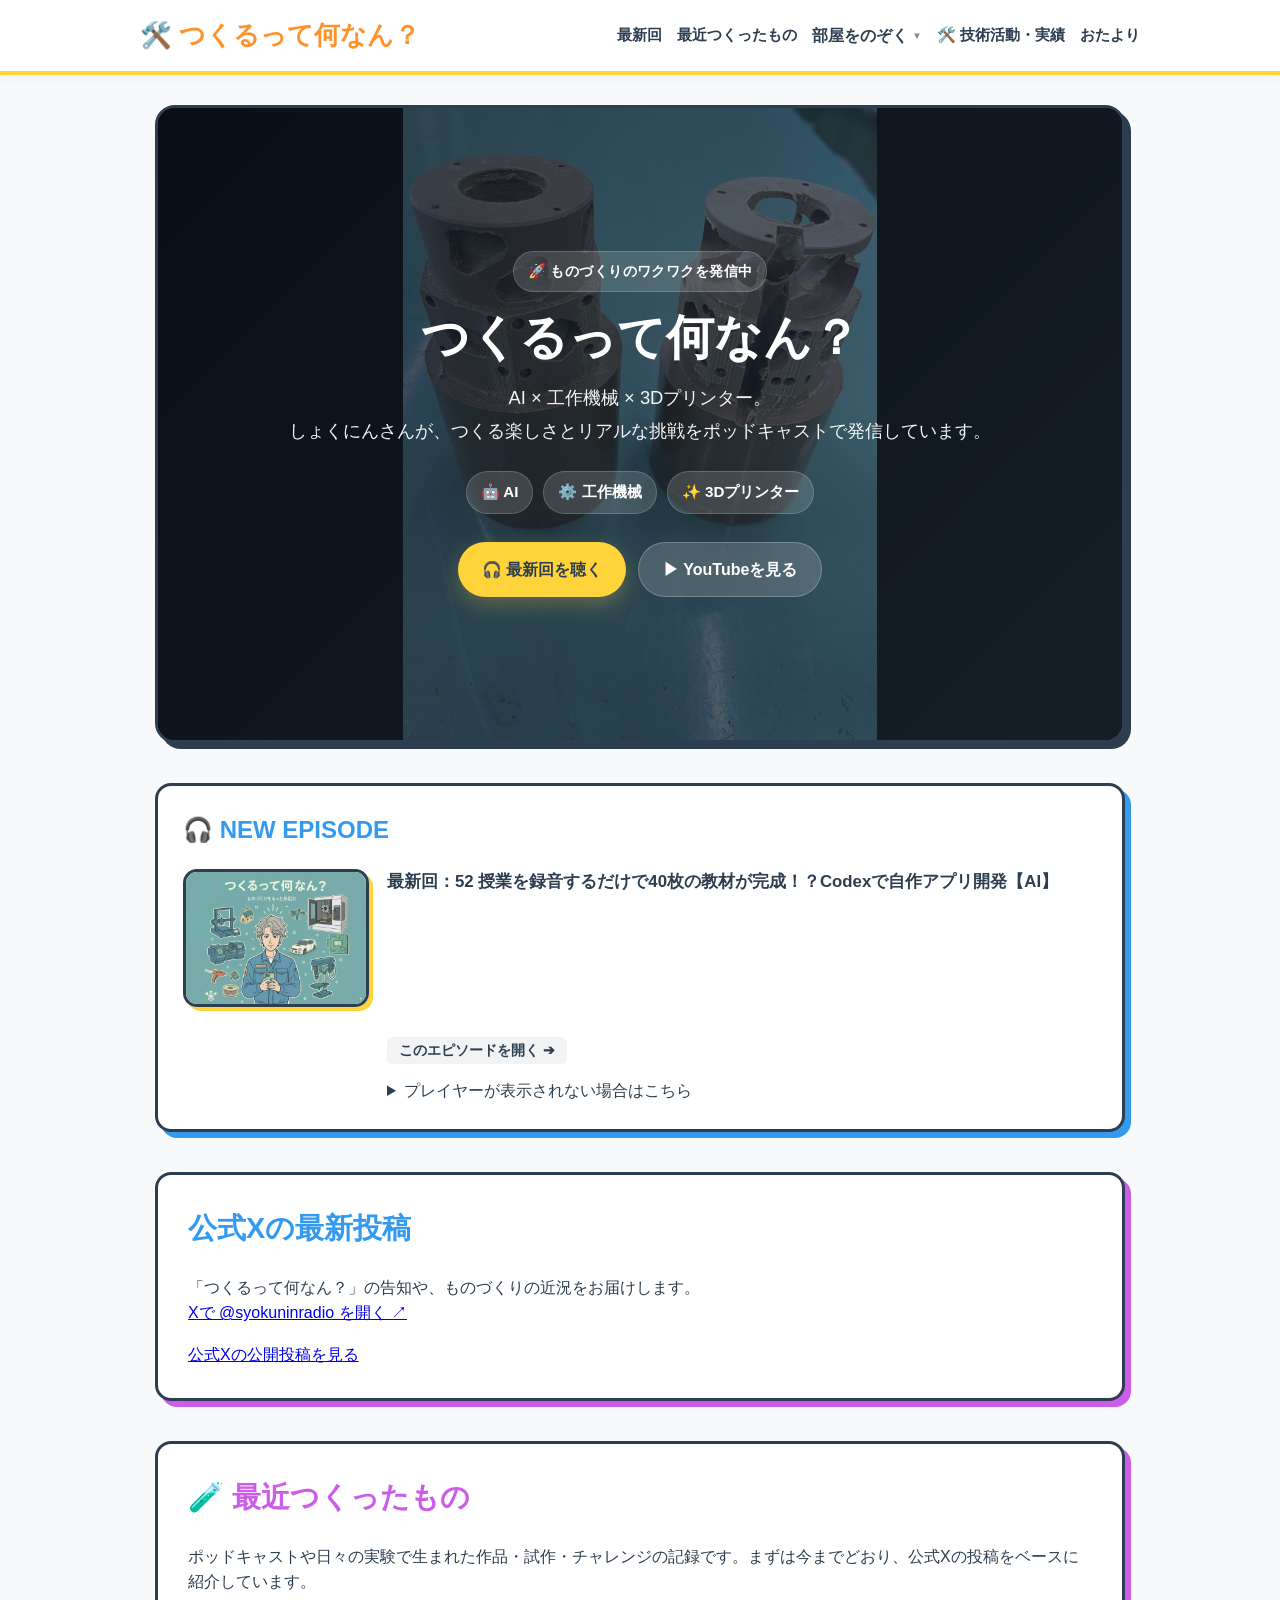
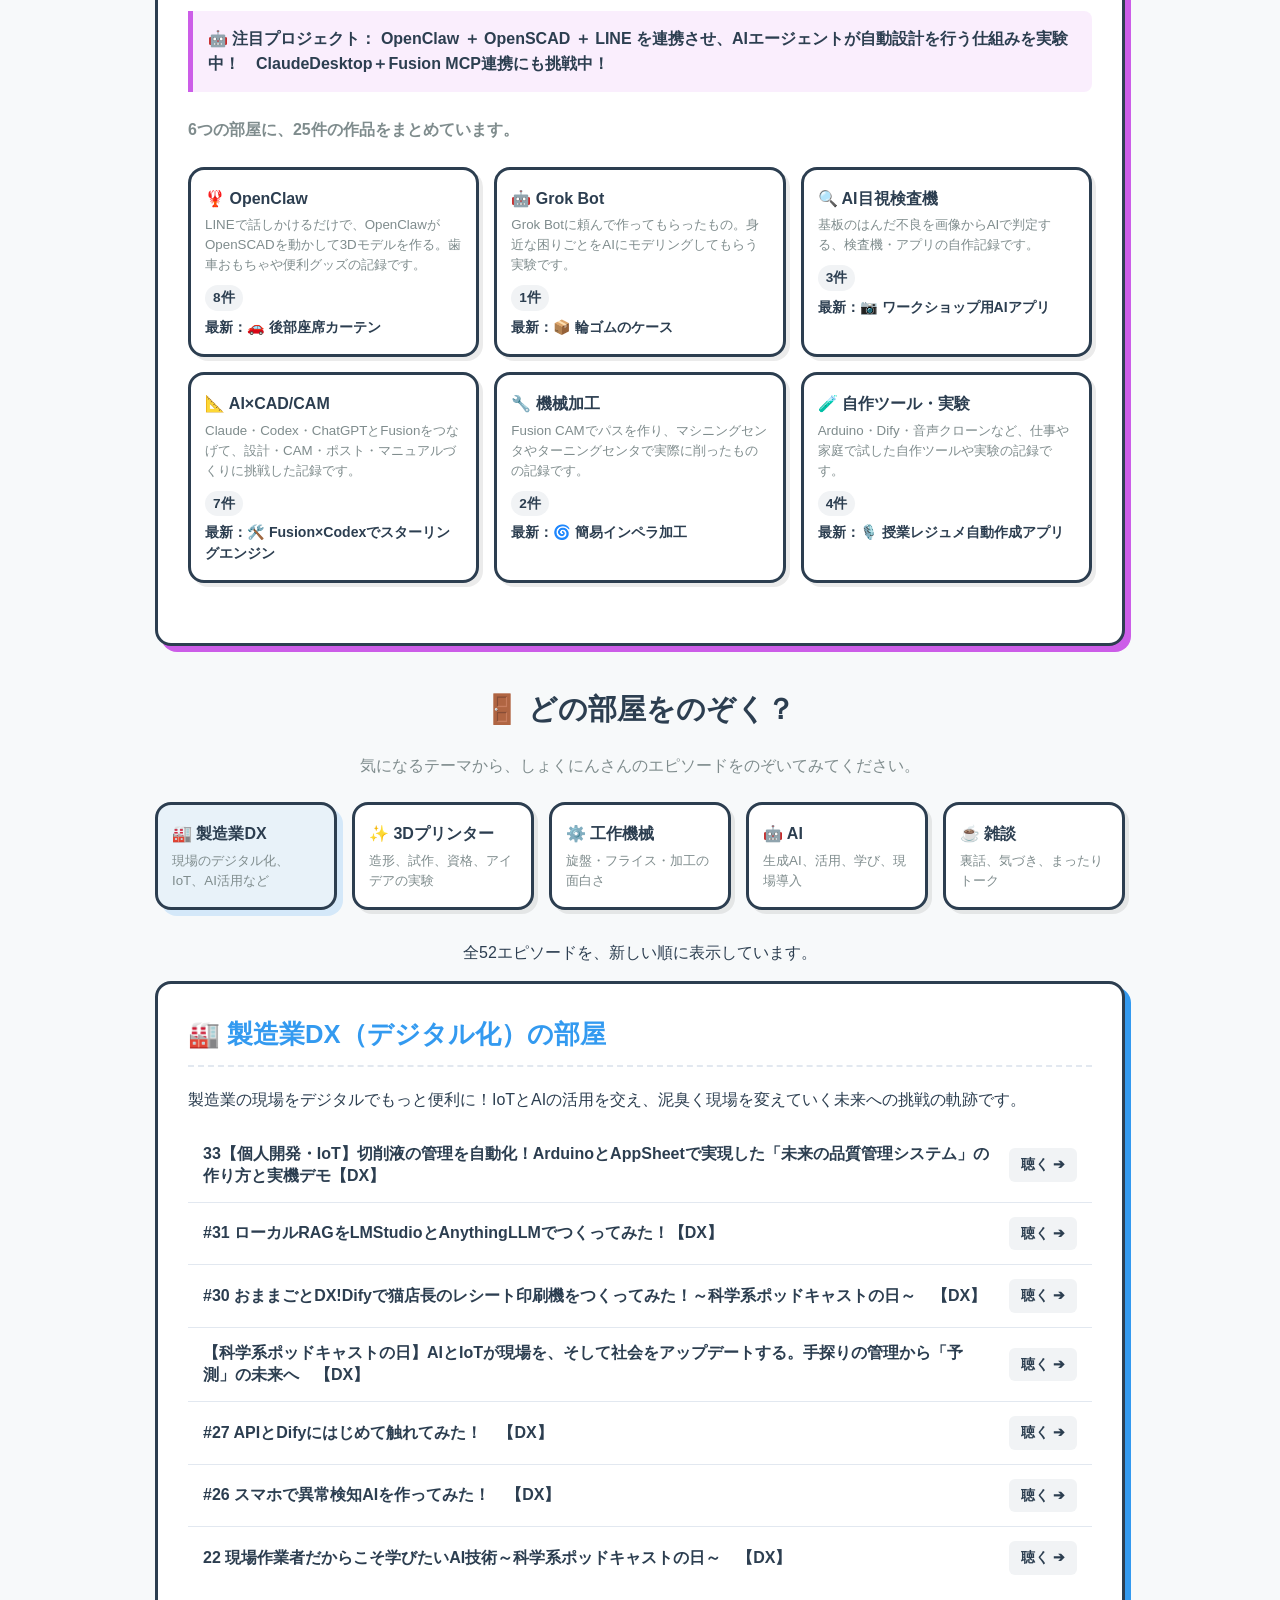
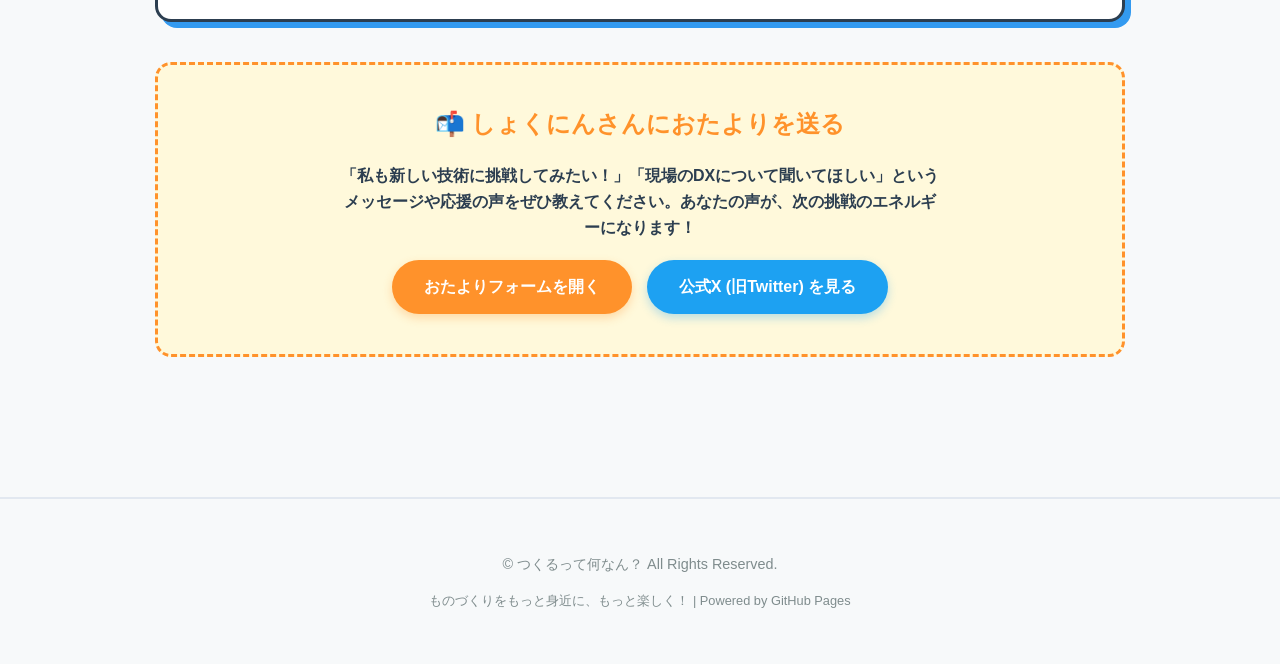
<file: index.html>
<!DOCTYPE html>
<html lang="ja">
<head>
  <script async src="https://www.googletagmanager.com/gtag/js?id=G-MFQ9NH8VN7"></script>
  <script>
    window.dataLayer = window.dataLayer || [];
    function gtag(){dataLayer.push(arguments);}
    gtag('js', new Date());
    gtag('config', 'G-MFQ9NH8VN7');
  </script>
  <meta charset="UTF-8">
  <meta name="viewport" content="width=device-width, initial-scale=1.0">
  <title>つくるって何なん？ | 公式ポッドキャスト</title>
  <link rel="stylesheet" href="lab.css">
  <style>
      /* 全体のスタイル定義：明るくポップな秘密基地・ブロック玩具のような世界観 */
      :root {
          --bg-light: #F7F9FA;      /* 優しいライトグレー */
          --bg-white: #FFFFFF;      /* 純白 */
          --text-main: #2C3E50;     /* 読みやすい濃いネイビー */
          --text-sub: #7F8C8D;      /* 補足のグレー */
          --accent-yellow: #FFD43B; /* ひらめきイエロー */
          --accent-orange: #FF922B; /* 挑戦のオレンジ */
          --accent-blue: #339AF0;   /* 工作のブルー */
          --accent-green: #51CF66;  /* 3Dプリンターのグリーン */
          --accent-purple: #CC5DE8; /* テック・AIのパープル */
      }
 
      body {
          background-color: var(--bg-light);
          color: var(--text-main);
          font-family: 'Helvetica Neue', Arial, 'Noto Sans JP', sans-serif;
          margin: 0;
          padding: 0;
          line-height: 1.6;
      }
 
      header {
          background-color: var(--bg-white);
          border-bottom: 4px solid var(--accent-yellow);
          padding: 15px 20px;
          position: sticky;
          top: 0;
          z-index: 100;
          box-shadow: 0 2px 10px rgba(0,0,0,0.05);
      }
 
      .header-container {
          max-width: 1000px;
          margin: 0 auto;
          display: flex;
          justify-content: space-between;
          align-items: center;
          flex-wrap: wrap; /* スマホで溢れたら折り返す */
          gap: 10px;
      }
 
      .logo {
          font-size: 1.6rem;
          font-weight: 900;
          color: var(--accent-orange);
          text-decoration: none;
          display: flex;
          align-items: center;
          gap: 8px;
      }
 
      nav {
          display: flex;
          flex-wrap: wrap;
          gap: 15px;
          align-items: center;
      }

      nav a {
          color: var(--text-main);
          text-decoration: none;
          font-size: 0.95rem;
          font-weight: bold;
      }
 
      nav a:hover {
          color: var(--accent-blue);
      }

      /* --- プルダウンメニュー用のスタイル --- */
      .nav-item {
          position: relative;
          display: inline-block;
      }

      .dropdown-toggle {
          cursor: pointer;
          display: flex;
          align-items: center;
          gap: 4px;
      }

      .dropdown-toggle::after {
          content: '▼';
          font-size: 0.6rem;
          color: var(--text-sub);
          transition: transform 0.2s;
      }

      .nav-item:hover .dropdown-toggle::after {
          transform: rotate(180deg);
      }

      .dropdown-menu {
          display: none;
          position: absolute;
          top: 100%;
          left: 50%;
          transform: translateX(-50%);
          background-color: var(--bg-white);
          min-width: 200px;
          border: 2px solid var(--text-main);
          border-radius: 8px;
          box-shadow: 4px 4px 0px rgba(0,0,0,0.1);
          padding: 8px 0;
          margin: 0;
          list-style: none;
          z-index: 1000;
      }

      .nav-item:hover .dropdown-menu {
          display: block;
      }

      .dropdown-menu li a {
          display: block;
          padding: 10px 15px;
          font-size: 0.9rem;
          font-weight: bold;
          color: var(--text-main);
          border-bottom: 1px solid #E2E8F0;
          white-space: nowrap;
      }

      .dropdown-menu li:last-child a {
          border-bottom: none;
      }

      .dropdown-menu li a:hover {
          background-color: rgba(51, 154, 240, 0.1);
          color: var(--accent-blue);
      }
 
      .container {
          max-width: 1000px;
          margin: 0 auto;
          padding: 30px 15px; /* スマホ用に左右余白を微調整 */
          box-sizing: border-box;
      }
 
      /* ヒーローセクション */
      .hero-flex {
          background-color: var(--bg-white);
          border: 3px solid var(--text-main);
          border-radius: 16px;
          padding: 40px;
          margin-bottom: 40px;
          box-shadow: 6px 6px 0px var(--text-main);
          display: flex;
          flex-direction: row;
          gap: 30px;
          align-items: flex-start;
      }
 
      .hero-image-area {
          flex-shrink: 0;
          width: 250px;
       }
 
      .hero-image-area img {
          width: 100%;
          height: auto;
          border-radius: 12px;
          border: 3px solid var(--text-main);
          box-shadow: 4px 4px 0px var(--accent-yellow);
          display: block;
      }
 
      .hero-text-area {
          flex-grow: 1;
      }
 
      .hero h1 {
          font-size: 2.4rem;
          margin: 0 0 15px 0;
          color: var(--text-main);
          font-weight: 900;
      }
 
      .hero p {
          font-size: 1.1rem;
          color: var(--text-main);
          margin-bottom: 25px;
      }
 
      .action-box {
          background-color: rgba(255, 212, 59, 0.15);
          border-left: 5px solid var(--accent-orange);
          padding: 15px;
          border-radius: 0 8px 8px 0;
          margin-bottom: 25px;
          font-weight: bold;
      }
 
      .btn-spotify {
          background-color: #1DB954;
          color: white;
          padding: 14px 28px;
          border-radius: 50px;
          text-decoration: none;
          font-weight: bold;
          display: inline-flex;
          align-items: center;
          gap: 10px;
          box-shadow: 0 4px 14px rgba(29, 185, 84, 0.4);
          transition: transform 0.2s;
      }
 
      .btn-spotify:hover {
          transform: scale(1.03);
      }
 
      /* 最新回プレイヤー */
      .player-section {
          background-color: var(--bg-white);
          border: 3px solid var(--text-main);
          border-radius: 16px;
          padding: 25px;
          margin-bottom: 40px;
          box-shadow: 6px 6px 0px var(--accent-blue);
      }
 
      /* カテゴリごとの部屋 */
      .room-section {
          display: none;
          background-color: var(--bg-white);
          border: 3px solid var(--text-main);
          border-radius: 16px;
          padding: 30px;
          margin-bottom: 40px;
          box-shadow: 6px 6px 0px var(--room-color, #efefef);
      }

      /* 表示中（アクティブ）の部屋 */
      .room-section.active {
          display: block;
          animation: fadeIn 0.4s ease;
      }

      @keyframes fadeIn {
          from { opacity: 0; transform: translateY(10px); }
          to { opacity: 1; transform: translateY(0); }
      }
 
      .room-header {
          display: flex;
          align-items: center;
          gap: 10px;
          margin-top: 0;
          margin-bottom: 20px;
          font-size: 1.6rem;
          font-weight: 900;
          border-bottom: 2px dashed #E2E8F0;
          padding-bottom: 10px;
      }
 
      /* エピソードリスト */
      .episode-list {
          list-style: none;
          padding: 0;
          margin: 0;
      }
 
      .episode-item {
          padding: 14px 15px;
          border-bottom: 1px solid #E2E8F0;
          display: flex;
          justify-content: space-between;
          align-items: center;
          gap: 15px;
      }
 
      .episode-item:last-child {
          border-bottom: none;
      }
 
      .episode-title {
          text-decoration: none;
          color: var(--text-main);
          font-weight: bold;
          text-align: left;
          flex-grow: 1;
          line-height: 1.4;
      }
 
      .episode-title:hover {
          color: var(--accent-blue);
      }
 
      .listen-link {
          font-size: 0.85rem;
          background-color: #F1F3F5;
          padding: 6px 12px;
          border-radius: 6px;
          color: var(--text-main);
          text-decoration: none;
          font-weight: bold;
          white-space: nowrap;
      }
 
      .listen-link:hover {
          background-color: var(--accent-orange);
          color: white;
      }
 
      /* ラボ（作品集）セクション用のスタイル */
      .lab-section {
          background-color: var(--bg-white);
          border: 3px solid var(--text-main);
          border-radius: 16px;
          padding: 30px;
          margin-bottom: 40px;
          box-shadow: 6px 6px 0px var(--accent-purple);
      }

      .lab-grid {
          display: grid;
          grid-template-columns: repeat(auto-fit, minmax(300px, 1fr));
          gap: 20px;
          margin-top: 20px;
      }

      .lab-card {
          background-color: var(--bg-light);
          border: 2px solid var(--text-main);
          border-radius: 12px;
          padding: 15px;
          box-shadow: 4px 4px 0px rgba(0,0,0,0.05);
      }

      .lab-card h4 {
          margin-top: 0;
          color: var(--text-main);
          border-bottom: 2px solid var(--accent-purple);
          padding-bottom: 5px;
      }

      /* おたよりコーナー */
      .contact-section {
          background-color: #FFF9DB;
          border: 3px dashed var(--accent-orange);
          border-radius: 16px;
          padding: 40px 20px;
          text-align: center;
          margin-bottom: 50px;
      }

      .contact-buttons {
          display: flex;
          justify-content: center;
          flex-wrap: wrap;
          gap: 15px;
          margin-top: 20px;
      }
 
      .btn-orange {
          background-color: var(--accent-orange);
          color: white;
          padding: 14px 32px;
          border-radius: 50px;
          text-decoration: none;
          font-weight: bold;
          display: inline-block;
          box-shadow: 0 4px 10px rgba(255, 146, 43, 0.3);
      }
 
      footer {
          text-align: center;
          padding: 40px 20px;
          color: var(--text-sub);
          font-size: 0.9rem;
          border-top: 2px solid #E2E8F0;
          margin-top: 60px;
      }



      /* --- 映像ヒーロー --- */
      .hero-video-section {
          position: relative;
          overflow: hidden;
          min-height: 520px;
          border: 3px solid var(--text-main);
          border-radius: 20px;
          margin-bottom: 40px;
          background: #111827;
          box-shadow: 6px 6px 0px var(--text-main);
      }

      .hero-video-bg {
          position: absolute;
          inset: 0;
          width: 100%;
          height: 100%;
          object-fit: cover;
      }

      .hero-video-overlay {
          position: absolute;
          inset: 0;
          background:
              linear-gradient(135deg, rgba(12, 18, 29, 0.78), rgba(44, 62, 80, 0.48)),
              linear-gradient(180deg, rgba(0, 0, 0, 0.10), rgba(0, 0, 0, 0.38));
      }

      .hero-video-content {
          position: relative;
          z-index: 2;
          min-height: 520px;
          display: flex;
          flex-direction: column;
          justify-content: center;
          max-width: 760px;
          margin: 0 auto;
          padding: 56px 48px;
          color: #FFFFFF;
          text-align: center;
          align-items: center;
      }

      .hero-kicker {
          display: inline-flex;
          align-items: center;
          gap: 8px;
          width: fit-content;
          margin-bottom: 18px;
          padding: 8px 14px;
          border-radius: 999px;
          background: rgba(255, 255, 255, 0.14);
          border: 1px solid rgba(255, 255, 255, 0.18);
          font-size: 0.9rem;
          font-weight: 800;
          letter-spacing: 0.03em;
      }

      .hero-video-content h1 {
          font-size: 3rem;
          line-height: 1.15;
          margin: 0 0 16px 0;
          color: #FFFFFF;
      }

      .hero-lead {
          font-size: 1.15rem;
          line-height: 1.8;
          margin: 0 0 24px 0;
          color: rgba(255, 255, 255, 0.95);
      }

      .hero-badges {
          display: flex;
          flex-wrap: wrap;
          gap: 10px;
          margin-bottom: 22px;
          justify-content: center;
      }

      .hero-badges span {
          display: inline-flex;
          align-items: center;
          gap: 6px;
          background: rgba(255, 255, 255, 0.14);
          border: 1px solid rgba(255, 255, 255, 0.18);
          border-radius: 999px;
          padding: 8px 14px;
          font-size: 0.95rem;
          font-weight: 700;
      }

      .hero-actions {
          display: flex;
          flex-wrap: wrap;
          gap: 12px;
          margin-top: 6px;
          justify-content: center;
      }

      .btn-hero-primary,
      .btn-hero-secondary {
          display: inline-flex;
          align-items: center;
          justify-content: center;
          gap: 8px;
          padding: 14px 24px;
          border-radius: 999px;
          text-decoration: none;
          font-weight: 900;
          transition: transform 0.2s ease, box-shadow 0.2s ease;
      }

      .btn-hero-primary {
          background: var(--accent-yellow);
          color: var(--text-main);
          box-shadow: 0 8px 20px rgba(255, 212, 59, 0.25);
      }

      .btn-hero-secondary {
          background: rgba(255, 255, 255, 0.16);
          color: #FFFFFF;
          border: 1px solid rgba(255, 255, 255, 0.24);
      }

      .btn-hero-primary:hover,
      .btn-hero-secondary:hover {
          transform: translateY(-2px);
      }

      .hero-caption {
          margin-top: 18px;
          font-size: 0.92rem;
          color: rgba(255, 255, 255, 0.8);
      }

      .latest-feature {
          display: flex;
          gap: 24px;
          align-items: flex-start;
      }

      .latest-art {
          width: 180px;
          flex-shrink: 0;
      }

      .latest-art img {
          width: 100%;
          display: block;
          height: auto;
          border-radius: 14px;
          border: 3px solid var(--text-main);
          box-shadow: 4px 4px 0px var(--accent-yellow);
      }

      .latest-content {
          flex: 1;
          min-width: 0;
      }

      .room-switch-grid {
          display: grid;
          grid-template-columns: repeat(auto-fit, minmax(160px, 1fr));
          gap: 15px;
          margin: 24px 0 30px;
      }

      .room-switch-btn {
          width: 100%;
          text-align: left;
          background: var(--bg-white);
          border: 3px solid var(--text-main);
          border-radius: 16px;
          padding: 16px 14px;
          box-shadow: 4px 4px 0px rgba(0, 0, 0, 0.08);
          cursor: pointer;
          font: inherit;
          color: var(--text-main);
          transition: transform 0.2s ease, box-shadow 0.2s ease, background-color 0.2s ease;
      }

      .room-switch-btn strong {
          display: block;
          font-size: 1rem;
          margin-bottom: 4px;
      }

      .room-switch-btn small {
          display: block;
          color: var(--text-sub);
          line-height: 1.5;
      }

      .room-switch-btn:hover {
          transform: translateY(-2px);
      }

      .room-switch-btn.is-active {
          background: rgba(51, 154, 240, 0.08);
          box-shadow: 6px 6px 0px rgba(51, 154, 240, 0.18);
      }

      @media (prefers-reduced-motion: reduce) {
          .hero-video-bg {
              display: none;
          }

          .hero-video-section {
              background: linear-gradient(135deg, rgba(12, 18, 29, 0.92), rgba(44, 62, 80, 0.70)), url('hero-poster.jpg') center/cover no-repeat;
          }
      }


      /* スマートフォン用の画面調整 */
      @media (max-width: 768px) {
          header {
              padding: 15px 10px;
          }
          .header-container {
              flex-direction: column;
              align-items: center;
              text-align: center;
          }
          nav {
              justify-content: center;
              margin-top: 5px;
          }
          nav a {
              margin: 0 5px;
              font-size: 0.9rem;
          }
          .dropdown-menu {
              position: fixed;
              top: auto;
              left: 5%;
              right: 5%;
              transform: none;
              width: 90%;
              max-width: none;
          }
          .hero-flex {
              flex-direction: column;
              align-items: center;
              padding: 25px 20px;
              text-align: center;
          }
          .hero-image-area {
              width: 100%;
              max-width: 200px;
          }
          .hero h1 {
              font-size: 1.8rem;
          }
          .hero p {
              font-size: 1rem;
          }
          .action-box {
              text-align: left;
          }
          .room-section {
              padding: 20px 15px;
          }
          .room-header {
              font-size: 1.3rem;
          }
          .episode-item {
              flex-direction: column;
              align-items: flex-start;
              gap: 8px;
              padding: 15px 5px;
          }
          .listen-link {
              align-self: flex-end;
          }

          .hero-video-section {
              min-height: 460px;
          }
          .hero-video-content {
              min-height: 460px;
              padding: 36px 22px;
          }
          .hero-video-content h1 {
              font-size: 2.1rem;
          }
          .hero-lead {
              font-size: 1rem;
          }
          .hero-badges {
              gap: 8px;
          }
          .hero-badges span {
              font-size: 0.88rem;
          }
          .hero-actions {
              flex-direction: column;
              align-items: center;
              width: 100%;
          }
          .btn-hero-primary,
          .btn-hero-secondary {
              width: min(100%, 320px);
              box-sizing: border-box;
          }
          .latest-feature {
              flex-direction: column;
          }
          .latest-art {
              width: 100%;
              max-width: 180px;
          }
          .room-switch-grid {
              grid-template-columns: 1fr;
          }

          .contact-buttons {
              flex-direction: column;
              align-items: stretch;
              padding: 0 10px;
          }
          .btn-orange {
              display: block;
              margin-left: 0 !important;
          }
      }
  </style>
</head>
<body>
 
  <header>
      <div class="header-container">
          <a href="#" class="logo">🛠️ つくるって何なん？</a>
          <nav>
                <a href="#latest">最新回</a>
                <a href="#lab">最近つくったもの</a>

                <div class="nav-item">
                    <span class="dropdown-toggle" style="font-weight: bold; color: var(--text-main);">部屋をのぞく</span>
                    <ul class="dropdown-menu">
                        <li><a href="#rooms" onclick="showRoom('room-dx')">🏭 製造業DX</a></li>
                        <li><a href="#rooms" onclick="showRoom('room-3d')">✨ 3Dプリンター</a></li>
                        <li><a href="#rooms" onclick="showRoom('room-machine')">⚙️ 工作機械</a></li>
                        <li><a href="#rooms" onclick="showRoom('room-ai')">🤖 AI（人工知能）</a></li>
                        <li><a href="#rooms" onclick="showRoom('room-talk')">☕ 雑談・まったり</a></li>
                        <li id="other-menu" hidden><a href="#rooms" onclick="showRoom('room-other')">📚 その他</a></li>
                    </ul>
                </div>

                <a href="portfolio.html">🛠️ 技術活動・実績</a>
                <a href="#otayori">おたより</a>
          </nav>
      </div>
  </header>
 
  <div class="container">
 
      <section id="hero" class="hero-video-section">
          <video class="hero-video-bg" autoplay muted loop playsinline preload="metadata" poster="hero-poster.jpg" aria-hidden="true">
              <source src="hero.mp4?v=2" type="video/mp4">
          </video>
          <div class="hero-video-overlay"></div>
          <div class="hero-video-content">
              <div class="hero-kicker">🚀 ものづくりのワクワクを発信中</div>
              <h1>つくるって何なん？</h1>
              <p class="hero-lead">AI × 工作機械 × 3Dプリンター。<br>しょくにんさんが、つくる楽しさとリアルな挑戦をポッドキャストで発信しています。</p>

              <div class="hero-badges">
                  <span>🤖 AI</span>
                  <span>⚙️ 工作機械</span>
                  <span>✨ 3Dプリンター</span>
              </div>

              <div class="hero-actions">
                  <a href="#latest" class="btn-hero-primary">🎧 最新回を聴く</a>
                  <a href="https://www.youtube.com/channel/UCNb-dMM0Q_6WHa072qbMiFA" target="_blank" rel="noopener noreferrer" class="btn-hero-secondary">▶ YouTubeを見る</a>
              </div>

          </div>
      </section>
 
      <section id="latest" class="player-section">
          <h2 style="margin-top:0; font-weight:900; color:var(--accent-blue);">🎧 NEW EPISODE</h2>
          <div class="latest-feature">
              <div class="latest-art">
                  <img src="jacket.png" alt="番組ジャケット" onerror="this.src='https://images.unsplash.com/photo-1531403009284-440f080d1e12?w=500&auto=format&fit=crop&q=60'">
              </div>
              <div class="latest-content">
                  <p id="latest-title" style="font-weight: bold; color: var(--text-main); margin-top: 0; margin-bottom: 15px; font-size: 1.05rem;">最新回を読み込んでいます...</p>
                  <div id="player-container">
                      <p style="color:var(--text-sub);">読み込み中...</p>
                  </div>
              </div>
          </div>
      </section>
 
      <section id="x-updates" class="lab-section" aria-labelledby="x-updates-title">
          <h2 id="x-updates-title" style="font-size:1.8rem; font-weight:900; color:var(--accent-blue); margin-top:0;">公式Xの最新投稿</h2>
          <p>「つくるって何なん？」の告知や、ものづくりの近況をお届けします。<br><a href="https://x.com/syokuninradio" target="_blank" rel="noopener noreferrer">Xで @syokuninradio を開く ↗</a></p>
          <a class="twitter-timeline" href="https://x.com/syokuninradio" data-height="400" data-theme="light" data-lang="ja">公式Xの公開投稿を見る</a>
      </section>

      <section id="lab" class="lab-section">
          <h2 style="font-size:1.8rem; font-weight:900; color:var(--accent-purple); margin-top:0;">🧪 最近つくったもの</h2>
          <p>ポッドキャストや日々の実験で生まれた作品・試作・チャレンジの記録です。まずは今までどおり、公式Xの投稿をベースに紹介しています。</p>
           
          <div class="action-box" style="border-left-color: var(--accent-purple); background-color: rgba(204, 93, 232, 0.1);">
              🤖 <strong>注目プロジェクト：</strong> OpenClaw ＋ OpenSCAD ＋ LINE を連携させ、AIエージェントが自動設計を行う仕組みを実験中！　ClaudeDesktop＋Fusion MCP連携にも挑戦中！
          </div>

          <p id="lab-status" class="lab-status" role="status"></p>
          <div id="lab-grid" class="lab-grid" style="display: grid; grid-template-columns: repeat(auto-fit, minmax(300px, 1fr)); gap: 20px; width: 100%;">
    <div class="lab-card" style="box-sizing: border-box; width: 100%; min-width: 0;">
        <h4>📱 スマホケース</h4>
        <blockquote class="twitter-tweet" data-theme="light" data-width="100%">
            <a href="https://x.com/syokuninradio/status/2071451444595823066">ポストを読み込み中...</a>
        </blockquote>
    </div>
               
    <div class="lab-card" style="box-sizing: border-box; width: 100%; min-width: 0;">
        <h4>⚙️ インボリュート歯車おもちゃ</h4>
        <blockquote class="twitter-tweet" data-theme="light" data-width="100%">
            <a href="https://x.com/syokuninradio/status/2071017772361167124">ポストを読み込み中...</a>
        </blockquote>
    </div>

    <div class="lab-card" style="box-sizing: border-box; width: 100%; min-width: 0;">
        <h4>🌂 傘かけ便利グッズ</h4>
        <blockquote class="twitter-tweet" data-theme="light" data-width="100%">
            <a href="https://x.com/syokuninradio/status/2070779800239948190">ポストを読み込み中...</a>
        </blockquote>
    </div>

    <div class="lab-card" style="box-sizing: border-box; width: 100%; min-width: 0;">
        <h4>🧩 歯車おもちゃ</h4>
        <blockquote class="twitter-tweet" data-theme="light" data-width="100%">
            <a href="https://x.com/syokuninradio/status/2070471688706490836">ポストを読み込み中...</a>
        </blockquote>
    </div>

    <div class="lab-card" style="box-sizing: border-box; width: 100%; min-width: 0;">
        <h4>⏱ 時計風歯車おもちゃ</h4>
        <blockquote class="twitter-tweet" data-theme="light" data-width="100%">
            <a href="https://x.com/syokuninradio/status/2072569023183884333">ポストを読み込み中...</a>
        </blockquote>
    </div>

    <div class="lab-card" style="box-sizing: border-box; width: 100%; min-width: 0;">
        <h4>⚙ラック＆ピニオン昇降機風おもちゃ</h4>
        <blockquote class="twitter-tweet" data-theme="light" data-width="100%">
            <a href="https://x.com/syokuninradio/status/2077240782780809422">ポストを読み込み中...</a>
        </blockquote>
    </div>

    <div class="lab-card" style="box-sizing: border-box; width: 100%; min-width: 0;">
        <h4>⚙ラック＆ピニオンキーホルダー</h4>
        <blockquote class="twitter-tweet" data-theme="light" data-width="100%">
            <a href="https://x.com/syokuninradio/status/2077661343025652125">ポストを読み込み中...</a>
        </blockquote>
    </div>
</div>
      </section>
 
      <section id="rooms">
          <h2 style="font-size:1.8rem; font-weight:900; text-align:center; margin-bottom:20px;">🚪 どの部屋をのぞく？</h2>
          <p style="text-align: center; color: var(--text-sub); margin-bottom: 10px; font-size: 1rem;">気になるテーマから、しょくにんさんのエピソードをのぞいてみてください。</p>

          <div class="room-switch-grid" aria-label="テーマ別の部屋一覧">
              <button type="button" class="room-switch-btn is-active" data-room="room-dx" onclick="showRoom('room-dx')">
                  <strong>🏭 製造業DX</strong>
                  <small>現場のデジタル化、IoT、AI活用など</small>
              </button>
              <button type="button" class="room-switch-btn" data-room="room-3d" onclick="showRoom('room-3d')">
                  <strong>✨ 3Dプリンター</strong>
                  <small>造形、試作、資格、アイデアの実験</small>
              </button>
              <button type="button" class="room-switch-btn" data-room="room-machine" onclick="showRoom('room-machine')">
                  <strong>⚙️ 工作機械</strong>
                  <small>旋盤・フライス・加工の面白さ</small>
              </button>
              <button type="button" class="room-switch-btn" data-room="room-ai" onclick="showRoom('room-ai')">
                  <strong>🤖 AI</strong>
                  <small>生成AI、活用、学び、現場導入</small>
              </button>
              <button type="button" class="room-switch-btn" data-room="room-talk" onclick="showRoom('room-talk')">
                  <strong>☕ 雑談</strong>
                  <small>裏話、気づき、まったりトーク</small>
              </button>
          </div>

<p id="episode-status" role="status" aria-live="polite" style="text-align:center;">エピソードを読み込んでいます...</p>
          <noscript><p>エピソード一覧の表示にはJavaScriptが必要です。<a href="https://open.spotify.com/show/0cvfNyNphMFJvcEDbmEgAp">Spotifyで全エピソードを聴く</a></p></noscript>

<div id="room-dx" class="room-section active" style="--room-color: var(--accent-blue);">
    <h3 class="room-header" style="color:var(--accent-blue);">🏭 製造業DX（デジタル化）の部屋</h3>
    <p>製造業の現場をデジタルでもっと便利に！IoTとAIの活用を交え、泥臭く現場を変えていく未来への挑戦の軌跡です。</p>
    <ul id="episode-dx" class="episode-list"><li class="episode-item">エピソードを読み込んでいます...</li></ul>
</div>

<div id="room-3d" class="room-section" style="--room-color: var(--accent-green);">
    <h3 class="room-header" style="color:var(--accent-green);">✨ 3Dプリンターの部屋</h3>
    <p>形のないアイデアが目の前で立体になっていく感動！初心者向けの選び方から、資格取得まで挑戦しています。</p>
    <ul id="episode-3d" class="episode-list"><li class="episode-item">エピソードを読み込んでいます...</li></ul>
</div>

<div id="room-machine" class="room-section" style="--room-color: var(--accent-orange);">
    <h3 class="room-header" style="color:var(--accent-orange);">⚙️ 工作機械の部屋</h3>
    <p>ものづくりの王様、工作機械！現役インストラクターの視点から、工作機械の面白さを伝えます。</p>
    <ul id="episode-machine" class="episode-list"><li class="episode-item">エピソードを読み込んでいます...</li></ul>
</div>

<div id="room-ai" class="room-section" style="--room-color: var(--accent-purple);">
    <h3 class="room-header" style="color:var(--accent-purple);">🤖 AI（人工知能）の部屋</h3>
    <p>AI活用の資格（G検定）を持つしょくにんさんが、AIを誰でも扱える道具へと変えていく部屋です。</p>
    <ul id="episode-ai" class="episode-list"><li class="episode-item">エピソードを読み込んでいます...</li></ul>
</div>

<div id="room-talk" class="room-section" style="--room-color: var(--accent-orange);">
    <h3 class="room-header" style="color:var(--accent-orange);">☕ 雑談・まったりの部屋</h3>
    <p>ものづくりの裏話から、日常のちょっとした気づきまで。ゆるりと語るリラックスエピソードです。</p>
    <ul id="episode-talk" class="episode-list"><li class="episode-item">エピソードを読み込んでいます...</li></ul>
</div>
      <div id="room-other" class="room-section" hidden style="--room-color: var(--accent-yellow);">
    <h3 class="room-header">📚 その他のエピソード</h3>
    <p>テーマが付いていない回も、こちらからお聴きいただけます。</p>
    <ul id="episode-other" class="episode-list"></ul>
</div>
      </section>
 
      <section id="otayori" class="contact-section">
          <h2 style="color: var(--accent-orange); margin-top: 0; font-weight:900;">📬 しょくにんさんにおたよりを送る</h2>
          <p style="max-width: 600px; margin: 0 auto; font-weight: bold;">
                「私も新しい技術に挑戦してみたい！」「現場のDXについて聞いてほしい」というメッセージや応援の声をぜひ教えてください。あなたの声が、次の挑戦のエネルギーになります！
          </p>
          <div class="contact-buttons">
              <a href="https://docs.google.com/forms/d/e/1FAIpQLSfpQyxuZEk4K7SZL8uT_UPF9QvhZTEKtKvFcpPB-wWZNB4K4A/viewform?usp=dialog" target="_blank" class="btn-orange">おたよりフォームを開く</a>
              <a href="https://x.com/syokuninradio" target="_blank" class="btn-orange" style="background-color: #1DA1F2; box-shadow: 0 4px 10px rgba(29, 161, 242, 0.3);">公式X (旧Twitter) を見る</a>
          </div>
      </section>

      
 
  </div>

  <footer>
      <p>© つくるって何なん？ All Rights Reserved.</p>
      <p style="font-size: 0.8rem; color: var(--text-sub);">ものづくりをもっと身近に、もっと楽しく！ | Powered by GitHub Pages</p>
 </footer>

  <script src="lab.js"></script>
  <script id="twitter-wjs" async src="https://platform.x.com/widgets.js" charset="utf-8"></script>

  <!-- RSSから自動生成された同一のJSONで、最新回とテーマ別一覧を表示 -->
  <script>
      function showRoom(roomId) {
          const target = document.getElementById(roomId);
          if (!target) return;
          document.querySelectorAll('.room-section').forEach(room => {
              room.classList.toggle('active', room === target);
          });
          document.querySelectorAll('.room-switch-btn').forEach(button => {
              button.classList.toggle('is-active', button.dataset.room === roomId);
          });
      }

      function safeUrl(value) {
          try {
              const url = new URL(value);
              return ['http:', 'https:'].includes(url.protocol) ? url.href : '';
          } catch (_) {
              return '';
          }
      }

      function makeLink(url, label, className) {
          const link = document.createElement('a');
          link.href = safeUrl(url);
          link.textContent = label;
          link.className = className;
          link.target = '_blank';
          link.rel = 'noopener noreferrer';
          return link;
      }

      function makePlayer(url, title) {
          const parsed = new URL(url);
          const allowed = parsed.protocol === 'https:' && (
              (parsed.hostname === 'podcasters.spotify.com' && /^\/pod\/show\/[^/]+\/embed(?:\/episodes\/[^/]+)?$/.test(parsed.pathname)) ||
              (parsed.hostname === 'open.spotify.com' && /^\/embed\/(episode|show)\/[A-Za-z0-9]+$/.test(parsed.pathname))
          );
          if (!allowed) return null;
          const iframe = document.createElement('iframe');
          iframe.src = url;
          iframe.title = title;
          iframe.width = '100%';
          iframe.height = parsed.hostname === 'open.spotify.com' ? '152' : '102';
          iframe.style.border = '0';
          iframe.style.borderRadius = '8px';
          iframe.allow = 'autoplay; clipboard-write; encrypted-media; fullscreen; picture-in-picture';
          return iframe;
      }

      function showLatest(episode) {
          document.getElementById('latest-title').textContent = `最新回：${episode.title}`;
          const player = document.getElementById('player-container');
          player.replaceChildren();
          const iframe = episode.embed_url ? makePlayer(episode.embed_url, episode.title) : null;
          if (iframe) player.appendChild(iframe);
          const linkLine = document.createElement('p');
          linkLine.appendChild(makeLink(episode.url, 'このエピソードを開く ➔', 'listen-link'));
          player.appendChild(linkLine);
          if (safeUrl(episode.audio_url)) {
              const details = document.createElement('details');
              const summary = document.createElement('summary');
              summary.textContent = 'プレイヤーが表示されない場合はこちら';
              const audio = document.createElement('audio');
              audio.controls = true;
              audio.preload = 'none';
              audio.src = safeUrl(episode.audio_url);
              audio.style.width = '100%';
              details.append(summary, audio);
              player.appendChild(details);
          }
      }

      async function loadEpisodes() {
          const controller = new AbortController();
          const timer = setTimeout(() => controller.abort(), 15000);
          const status = document.getElementById('episode-status');
          const categories = ['dx', '3d', 'machine', 'ai', 'talk', 'other'];
          try {
              const response = await fetch('./episodes.json', { cache: 'no-store', signal: controller.signal });
              if (!response.ok) throw new Error(`HTTP ${response.status}`);
              const episodes = await response.json();
              if (!Array.isArray(episodes) || episodes.length === 0) throw new Error('エピソードがありません');
              if (!episodes.every(item => item && typeof item.title === 'string' && safeUrl(item.url) && Number.isFinite(Date.parse(item.published)))) {
                  throw new Error('エピソードデータの形式を確認してください');
              }
              episodes.sort((a, b) => Date.parse(b.published) - Date.parse(a.published));
              const fragments = Object.fromEntries(categories.map(key => [key, document.createDocumentFragment()]));
              const counts = Object.fromEntries(categories.map(key => [key, 0]));
              episodes.forEach(episode => {
                  const key = categories.includes(episode.category) ? episode.category : 'other';
                  const li = document.createElement('li');
                  li.className = 'episode-item';
                  li.append(
                      makeLink(episode.url, episode.title, 'episode-title'),
                      makeLink(episode.url, '聴く ➔', 'listen-link')
                  );
                  fragments[key].appendChild(li);
                  counts[key] += 1;
              });
              categories.forEach(key => {
                  const list = document.getElementById(`episode-${key}`);
                  if (counts[key] === 0) {
                      const li = document.createElement('li');
                      li.className = 'episode-item';
                      li.textContent = 'このテーマのエピソードはまだありません。';
                      fragments[key].appendChild(li);
                  }
                  list.replaceChildren(fragments[key]);
              });
              document.getElementById('other-menu').hidden = counts.other === 0;
              const roomOther = document.getElementById('room-other');
              roomOther.hidden = counts.other === 0;
              if (!counts.other && roomOther.classList.contains('active')) showRoom('room-dx');
              showLatest(episodes[0]);
              status.textContent = `全${episodes.length}エピソードを、新しい順に表示しています。`;
          } catch (error) {
              console.error('エピソード一覧の取得に失敗しました:', error);
              status.textContent = 'エピソード一覧を読み込めませんでした。ページを再読み込みするか、Spotifyでお聴きください。';
              document.getElementById('latest-title').textContent = 'Spotifyで番組をお聴きいただけます。';
              const player = document.getElementById('player-container');
              const iframe = makePlayer('https://open.spotify.com/embed/show/0cvfNyNphMFJvcEDbmEgAp', 'つくるって何なん？');
              player.replaceChildren(iframe, makeLink('https://open.spotify.com/show/0cvfNyNphMFJvcEDbmEgAp', 'Spotifyで聴く ➔', 'listen-link'));
              categories.forEach(key => {
                  const li = document.createElement('li');
                  li.className = 'episode-item';
                  li.textContent = '一覧を読み込めませんでした。ページを再読み込みしてください。';
                  document.getElementById(`episode-${key}`).replaceChildren(li);
              });
          } finally {
              clearTimeout(timer);
          }
      }

      document.addEventListener('DOMContentLoaded', () => {
          showRoom('room-dx');
          loadEpisodes();
      });
  </script>

</body>
</html>
</file>
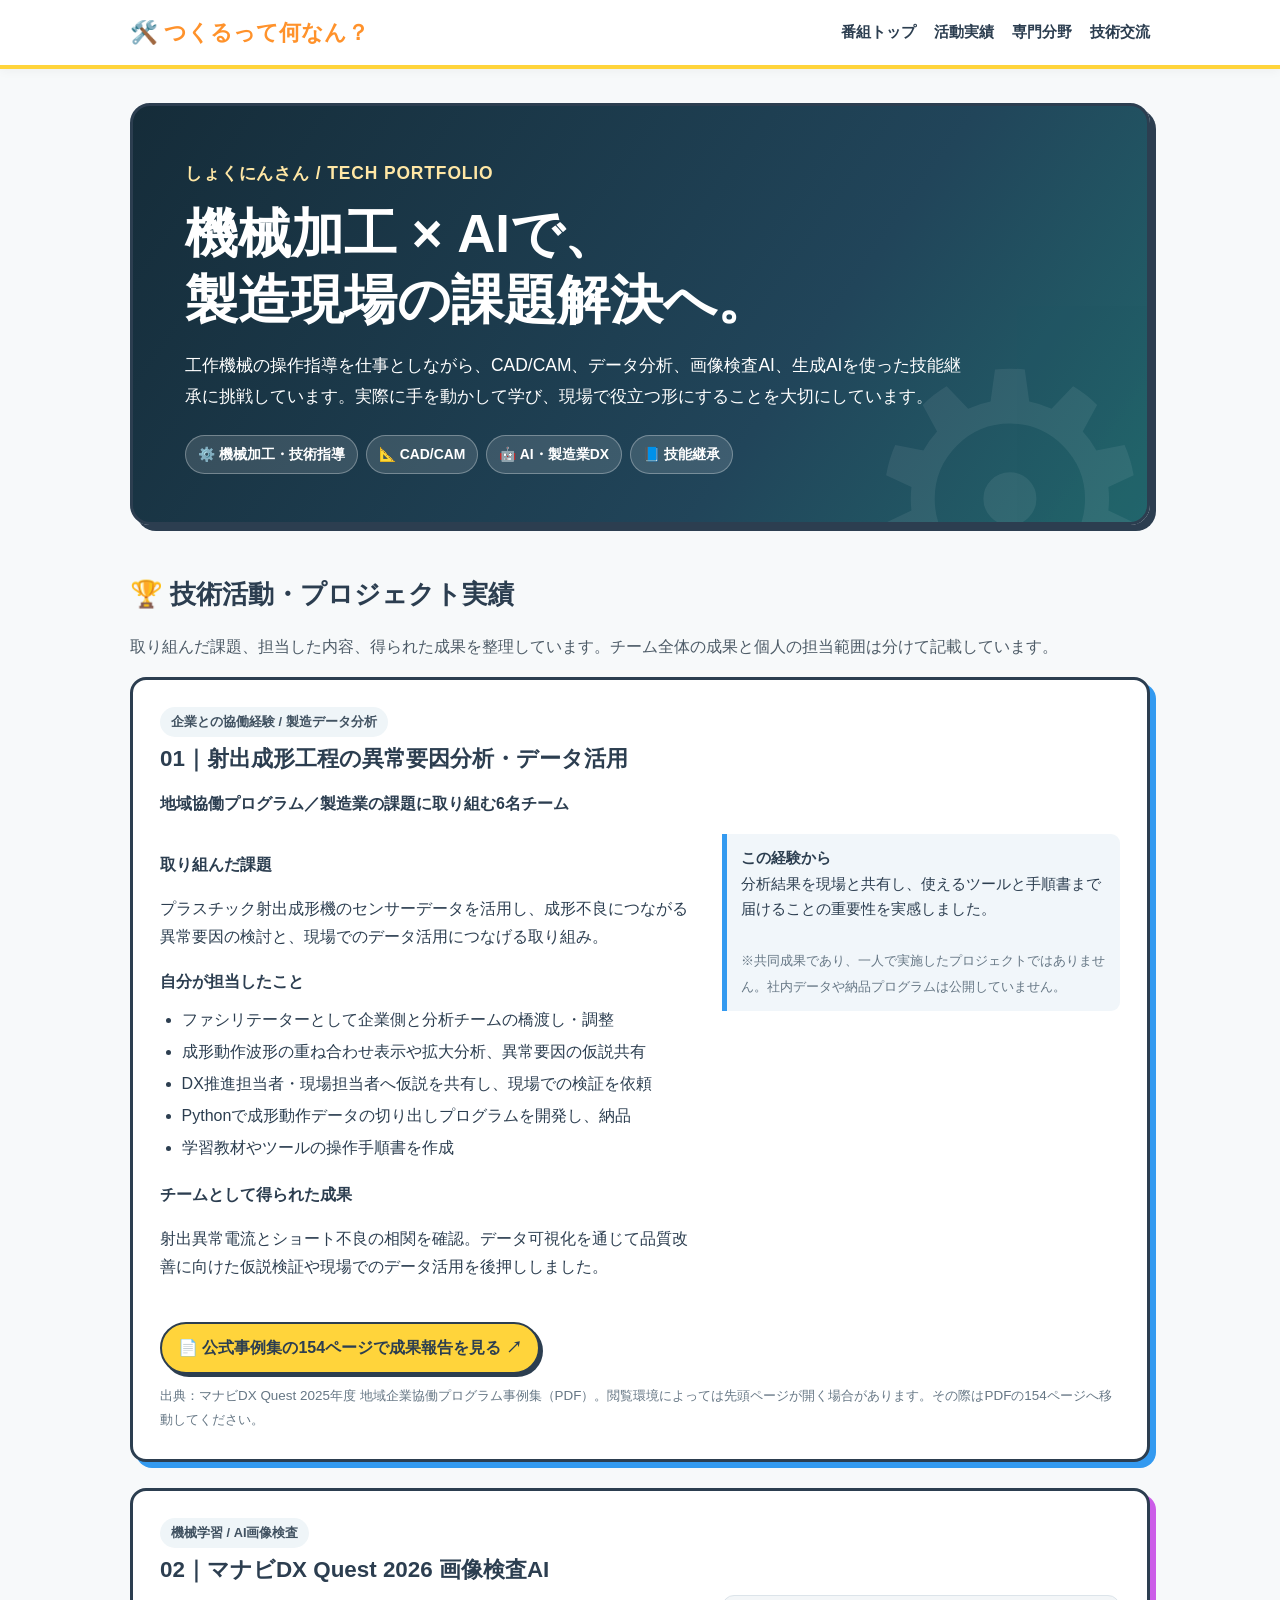
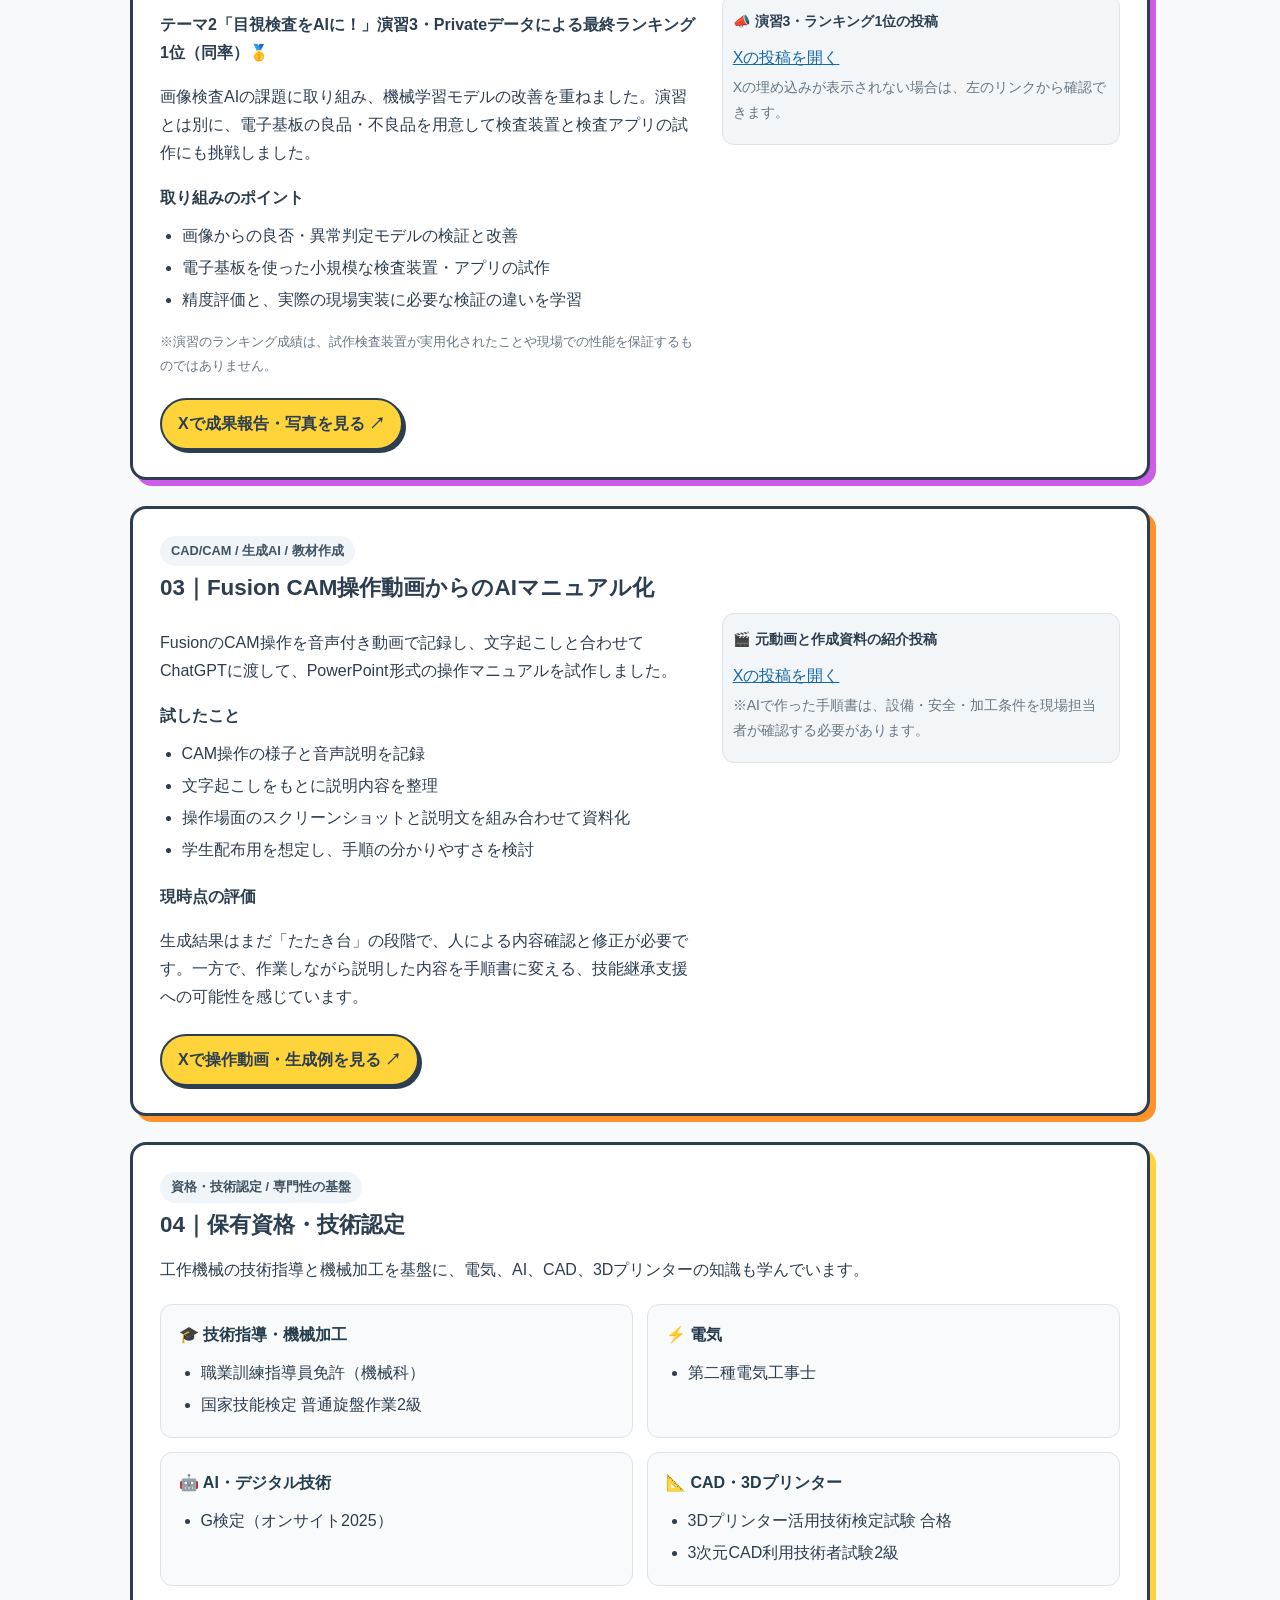
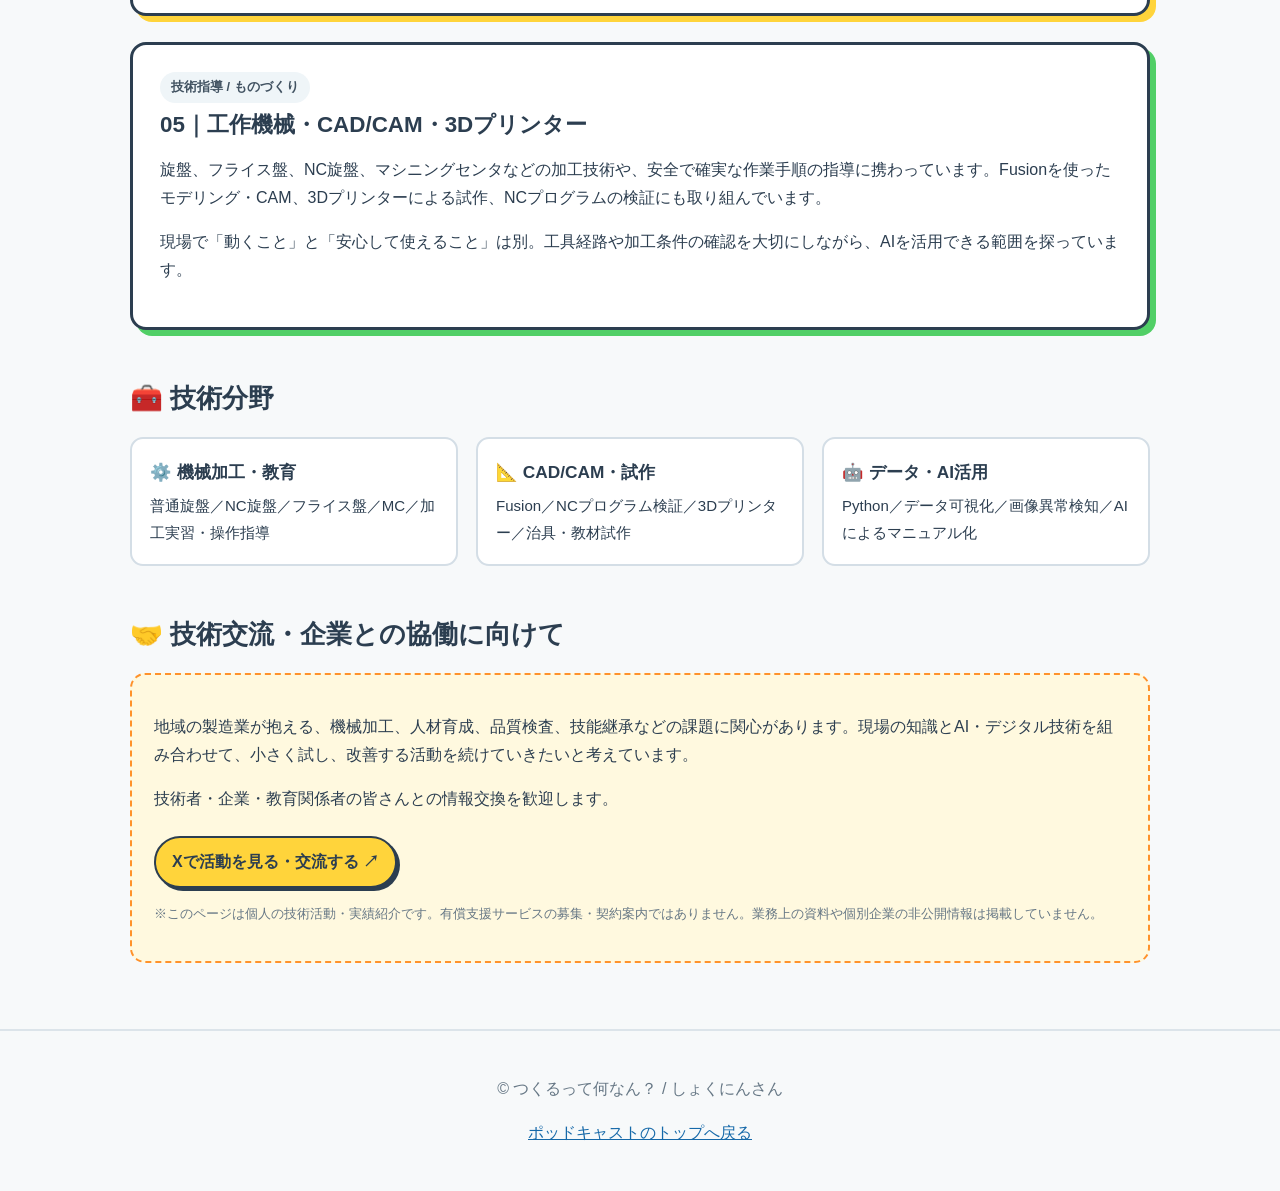
<file: portfolio.html>
<!DOCTYPE html>
<html lang="ja">
<head>
  <meta charset="UTF-8">
  <meta name="viewport" content="width=device-width, initial-scale=1">
  <meta name="description" content="しょくにんさんの技術活動・実績。機械加工、CAD/CAM、生成AI、画像検査AI、製造業DX、技能継承の取り組みを紹介します。">
  <meta property="og:type" content="website">
  <meta property="og:title" content="技術活動・実績 | しょくにんさん">
  <meta property="og:description" content="機械加工 × AI × 製造業DX。現場の技術とデジタル技術をつなぐ実践記録。">
  <title>技術活動・実績 | しょくにんさん | つくるって何なん？</title>
  <style>
    :root { --bg-light:#F7F9FA; --bg-white:#FFFFFF; --text-main:#2C3E50; --text-sub:#667785; --accent-yellow:#FFD43B; --accent-orange:#FF922B; --accent-blue:#339AF0; --accent-green:#51CF66; --accent-purple:#CC5DE8; }
    * { box-sizing:border-box; }
    html { scroll-behavior:smooth; }
    body { margin:0; background:var(--bg-light); color:var(--text-main); font-family:'Helvetica Neue',Arial,'Noto Sans JP',sans-serif; line-height:1.75; }
    a { color:#1669a9; }
    a:focus-visible { outline:3px solid var(--accent-blue); outline-offset:3px; }
    .site-header { position:sticky; top:0; z-index:10; background:#fff; border-bottom:4px solid var(--accent-yellow); box-shadow:0 2px 10px #0000000b; }
    .header-container { max-width:1060px; margin:auto; padding:13px 20px; display:flex; align-items:center; justify-content:space-between; gap:16px; flex-wrap:wrap; }
    .logo { text-decoration:none; font-size:1.4rem; font-weight:900; color:var(--accent-orange); }
    nav { display:flex; gap:18px; flex-wrap:wrap; }
    nav a { font-weight:800; font-size:.94rem; color:var(--text-main); text-decoration:none; }
    nav a:hover { color:#1877c9; }
    .wrapper { max-width:1060px; margin:auto; padding:34px 20px 66px; }
    .hero { position:relative; overflow:hidden; background:linear-gradient(125deg,#152c39,#21455a 65%,#22666c); border:3px solid var(--text-main); border-radius:20px; color:white; padding:52px 52px 48px; box-shadow:6px 6px 0 var(--text-main); margin-bottom:46px; }
    .hero::after { content:'⚙'; position:absolute; right:-20px; bottom:-155px; font-size:350px; opacity:.07; line-height:1; pointer-events:none; }
    .eyebrow { margin:0 0 12px; font-size:.9rem; color:#ffe7a5; font-weight:800; letter-spacing:.05em; }
    h1 { font-size:clamp(2rem,4.8vw,3.3rem); line-height:1.25; margin:0 0 16px; font-weight:900; }
    .hero p { max-width:780px; font-size:1.09rem; position:relative; }
    .tags { display:flex; flex-wrap:wrap; gap:8px; margin-top:24px; }
    .tags span { display:inline-block; border-radius:99px; background:#ffffff22; border:1px solid #ffffff4d; padding:6px 12px; font-size:.87rem; font-weight:750; }
    .section-title { font-size:1.65rem; font-weight:900; margin:45px 0 16px; }
    .lead { color:#4d5b67; margin-top:0; }
    .card { border:3px solid var(--text-main); border-radius:16px; background:white; padding:27px; box-shadow:6px 6px 0 var(--accent-blue); margin-bottom:26px; }
    .card.purple { box-shadow:6px 6px 0 var(--accent-purple); }
    .card.orange { box-shadow:6px 6px 0 var(--accent-orange); }
    .card.green { box-shadow:6px 6px 0 var(--accent-green); }
    .card.yellow { box-shadow:6px 6px 0 var(--accent-yellow); }
    .qualification-grid { display:grid; grid-template-columns:repeat(2,minmax(0,1fr)); gap:14px; margin-top:20px; }
    .qualification-group { padding:16px 18px; border:1px solid #dce4ea; border-radius:12px; background:#f8fafc; }
    .qualification-group h4 { margin:0 0 8px; color:#253d4d; }
    .qualification-group ul { margin:0; padding-left:1.35em; }
    .card h3 { margin:6px 0 10px; font-size:1.4rem; line-height:1.4; }
    .pill { display:inline-block; background:#eff5f8; color:#415261; padding:4px 11px; border-radius:30px; font-size:.8rem; font-weight:800; }
    .card-layout { display:grid; grid-template-columns:minmax(0,1.35fr) minmax(270px,1fr); gap:24px; align-items:start; }
    .card-layout > * { min-width:0; }
    h4 { margin:17px 0 5px; font-size:1rem; }
    ul { padding-left:1.35em; margin:8px 0 14px; }
    li { padding:2px 0; }
    .note { background:#f1f6fa; border-left:5px solid var(--accent-blue); padding:12px 14px; border-radius:0 9px 9px 0; font-size:.91rem; }
    .embed { padding:10px; background:#f3f6f8; border:1px solid #dce4ea; border-radius:12px; min-height:120px; }
    .embed p { font-size:.88rem; margin:3px 0 10px; }
    .embed blockquote { margin:0 auto !important; }
    .link-btn { display:inline-block; background:var(--accent-yellow); border:2px solid var(--text-main); border-radius:40px; padding:10px 16px; color:var(--text-main); text-decoration:none; font-weight:800; box-shadow:3px 3px 0 #2c3e50; margin-top:7px; }
    .link-btn:hover { transform:translateY(-1px); }
    .grid { display:grid; grid-template-columns:repeat(3,minmax(0,1fr)); gap:18px; }
    .mini { border:2px solid #d4dee6; border-radius:13px; padding:18px; background:white; }
    .mini h3 { font-size:1.08rem; margin:0 0 6px; }
    .mini p { margin:0; font-size:.94rem; }
    .callout { border:2px dashed var(--accent-orange); background:#fff9df; border-radius:15px; padding:22px; }
    footer { text-align:center; padding:28px 15px; border-top:2px solid #dce4ea; color:var(--text-sub); }
    .small { font-size:.84rem; color:var(--text-sub); }
    @media(max-width:780px) { .header-container { flex-direction:column; align-items:center; } nav { gap:10px 16px; justify-content:center; } .wrapper { padding:20px 13px 42px; } .hero { padding:34px 22px; } .card { padding:19px; } .card-layout { grid-template-columns:1fr; } .grid { grid-template-columns:1fr; } .qualification-grid { grid-template-columns:1fr; } .section-title { font-size:1.4rem; } }
    @media(prefers-reduced-motion:reduce) { html { scroll-behavior:auto; } }
  </style>
</head>
<body>
  <header class="site-header">
    <div class="header-container">
      <a class="logo" href="./index.html">🛠️ つくるって何なん？</a>
      <nav aria-label="サイト内ナビゲーション"><a href="./index.html">番組トップ</a><a href="#projects">活動実績</a><a href="#skills">専門分野</a><a href="#connect">技術交流</a></nav>
    </div>
  </header>
  <main class="wrapper">
    <section class="hero" aria-labelledby="hero-title">
      <p class="eyebrow">しょくにんさん / TECH PORTFOLIO</p>
      <h1 id="hero-title">機械加工 × AIで、<br>製造現場の課題解決へ。</h1>
      <p>工作機械の操作指導を仕事としながら、CAD/CAM、データ分析、画像検査AI、生成AIを使った技能継承に挑戦しています。実際に手を動かして学び、現場で役立つ形にすることを大切にしています。</p>
      <div class="tags"><span>⚙️ 機械加工・技術指導</span><span>📐 CAD/CAM</span><span>🤖 AI・製造業DX</span><span>📘 技能継承</span></div>
    </section>

    <section id="projects" aria-labelledby="projects-title">
      <h2 class="section-title" id="projects-title">🏆 技術活動・プロジェクト実績</h2>
      <p class="lead">取り組んだ課題、担当した内容、得られた成果を整理しています。チーム全体の成果と個人の担当範囲は分けて記載しています。</p>

      <article class="card" aria-labelledby="project-collab">
        <span class="pill">企業との協働経験 / 製造データ分析</span>
        <h3 id="project-collab">01｜射出成形工程の異常要因分析・データ活用</h3>
        <p><strong>地域協働プログラム／製造業の課題に取り組む6名チーム</strong></p>
        <div class="card-layout">
          <div>
            <h4>取り組んだ課題</h4>
            <p>プラスチック射出成形機のセンサーデータを活用し、成形不良につながる異常要因の検討と、現場でのデータ活用につなげる取り組み。</p>
            <h4>自分が担当したこと</h4>
            <ul>
              <li>ファシリテーターとして企業側と分析チームの橋渡し・調整</li>
              <li>成形動作波形の重ね合わせ表示や拡大分析、異常要因の仮説共有</li>
              <li>DX推進担当者・現場担当者へ仮説を共有し、現場での検証を依頼</li>
              <li>Pythonで成形動作データの切り出しプログラムを開発し、納品</li>
              <li>学習教材やツールの操作手順書を作成</li>
            </ul>
            <h4>チームとして得られた成果</h4>
            <p>射出異常電流とショート不良の相関を確認。データ可視化を通じて品質改善に向けた仮説検証や現場でのデータ活用を後押ししました。</p>
          </div>
          <aside class="note">
            <strong>この経験から</strong><br>
            分析結果を現場と共有し、使えるツールと手順書まで届けることの重要性を実感しました。<br><br>
            <span class="small">※共同成果であり、一人で実施したプロジェクトではありません。社内データや納品プログラムは公開していません。</span>
          </aside>
        </div>
        <p style="margin:18px 0 0;"><a class="link-btn" href="https://dxq.manabi-dx.ipa.go.jp/images/DXQ-pbl-case_2025.pdf#page=154" target="_blank" rel="noopener noreferrer" aria-label="マナビDX Quest 2025年度 地域企業協働プログラム事例集の154ページを開く">📄 公式事例集の154ページで成果報告を見る ↗</a></p>
        <p class="small" style="margin:10px 0 0;">出典：マナビDX Quest 2025年度 地域企業協働プログラム事例集（PDF）。閲覧環境によっては先頭ページが開く場合があります。その際はPDFの154ページへ移動してください。</p>
      </article>

      <article class="card purple" aria-labelledby="project-ai">
        <span class="pill">機械学習 / AI画像検査</span>
        <h3 id="project-ai">02｜マナビDX Quest 2026 画像検査AI</h3>
        <div class="card-layout">
          <div>
            <p><strong>テーマ2「目視検査をAIに！」演習3・Privateデータによる最終ランキング1位（同率）🥇</strong></p>
            <p>画像検査AIの課題に取り組み、機械学習モデルの改善を重ねました。演習とは別に、電子基板の良品・不良品を用意して検査装置と検査アプリの試作にも挑戦しました。</p>
            <h4>取り組みのポイント</h4>
            <ul>
              <li>画像からの良否・異常判定モデルの検証と改善</li>
              <li>電子基板を使った小規模な検査装置・アプリの試作</li>
              <li>精度評価と、実際の現場実装に必要な検証の違いを学習</li>
            </ul>
            <p class="small">※演習のランキング成績は、試作検査装置が実用化されたことや現場での性能を保証するものではありません。</p>
            <a class="link-btn" href="https://x.com/syokuninradio/status/2116051774012559831" target="_blank" rel="noopener noreferrer">Xで成果報告・写真を見る ↗</a>
          </div>
          <div class="embed">
            <p><strong>📣 演習3・ランキング1位の投稿</strong></p>
            <blockquote class="twitter-tweet" data-theme="light" data-width="480"><a href="https://x.com/syokuninradio/status/2116051774012559831">Xの投稿を開く</a></blockquote>
            <p class="small">Xの埋め込みが表示されない場合は、左のリンクから確認できます。</p>
          </div>
        </div>
      </article>

      <article class="card orange" aria-labelledby="project-cam">
        <span class="pill">CAD/CAM / 生成AI / 教材作成</span>
        <h3 id="project-cam">03｜Fusion CAM操作動画からのAIマニュアル化</h3>
        <div class="card-layout">
          <div>
            <p>FusionのCAM操作を音声付き動画で記録し、文字起こしと合わせてChatGPTに渡して、PowerPoint形式の操作マニュアルを試作しました。</p>
            <h4>試したこと</h4>
            <ul>
              <li>CAM操作の様子と音声説明を記録</li>
              <li>文字起こしをもとに説明内容を整理</li>
              <li>操作場面のスクリーンショットと説明文を組み合わせて資料化</li>
              <li>学生配布用を想定し、手順の分かりやすさを検討</li>
            </ul>
            <h4>現時点の評価</h4>
            <p>生成結果はまだ「たたき台」の段階で、人による内容確認と修正が必要です。一方で、作業しながら説明した内容を手順書に変える、技能継承支援への可能性を感じています。</p>
            <a class="link-btn" href="https://x.com/syokuninradio/status/2113914940323201172" target="_blank" rel="noopener noreferrer">Xで操作動画・生成例を見る ↗</a>
          </div>
          <div class="embed">
            <p><strong>🎬 元動画と作成資料の紹介投稿</strong></p>
            <blockquote class="twitter-tweet" data-theme="light" data-width="480"><a href="https://x.com/syokuninradio/status/2113914940323201172">Xの投稿を開く</a></blockquote>
            <p class="small">※AIで作った手順書は、設備・安全・加工条件を現場担当者が確認する必要があります。</p>
          </div>
        </div>
      </article>

      <article class="card yellow" aria-labelledby="project-qualifications">
        <span class="pill">資格・技術認定 / 専門性の基盤</span>
        <h3 id="project-qualifications">04｜保有資格・技術認定</h3>
        <p>工作機械の技術指導と機械加工を基盤に、電気、AI、CAD、3Dプリンターの知識も学んでいます。</p>
        <div class="qualification-grid">
          <div class="qualification-group">
            <h4>🎓 技術指導・機械加工</h4>
            <ul>
              <li>職業訓練指導員免許（機械科）</li>
              <li>国家技能検定 普通旋盤作業2級</li>
            </ul>
          </div>
          <div class="qualification-group">
            <h4>⚡ 電気</h4>
            <ul>
              <li>第二種電気工事士</li>
            </ul>
          </div>
          <div class="qualification-group">
            <h4>🤖 AI・デジタル技術</h4>
            <ul>
              <li>G検定（オンサイト2025）</li>
            </ul>
          </div>
          <div class="qualification-group">
            <h4>📐 CAD・3Dプリンター</h4>
            <ul>
              <li>3Dプリンター活用技術検定試験 合格</li>
              <li>3次元CAD利用技術者試験2級</li>
            </ul>
          </div>
        </div>
      </article>

      <article class="card green" aria-labelledby="project-machining">
        <span class="pill">技術指導 / ものづくり</span>
        <h3 id="project-machining">05｜工作機械・CAD/CAM・3Dプリンター</h3>
        <p>旋盤、フライス盤、NC旋盤、マシニングセンタなどの加工技術や、安全で確実な作業手順の指導に携わっています。Fusionを使ったモデリング・CAM、3Dプリンターによる試作、NCプログラムの検証にも取り組んでいます。</p>
        <p>現場で「動くこと」と「安心して使えること」は別。工具経路や加工条件の確認を大切にしながら、AIを活用できる範囲を探っています。</p>
      </article>
    </section>

    <section id="skills" aria-labelledby="skills-title">
      <h2 class="section-title" id="skills-title">🧰 技術分野</h2>
      <div class="grid">
        <div class="mini"><h3>⚙️ 機械加工・教育</h3><p>普通旋盤／NC旋盤／フライス盤／MC／加工実習・操作指導</p></div>
        <div class="mini"><h3>📐 CAD/CAM・試作</h3><p>Fusion／NCプログラム検証／3Dプリンター／治具・教材試作</p></div>
        <div class="mini"><h3>🤖 データ・AI活用</h3><p>Python／データ可視化／画像異常検知／AIによるマニュアル化</p></div>
      </div>
    </section>

    <section id="connect" aria-labelledby="connect-title">
      <h2 class="section-title" id="connect-title">🤝 技術交流・企業との協働に向けて</h2>
      <div class="callout">
        <p>地域の製造業が抱える、機械加工、人材育成、品質検査、技能継承などの課題に関心があります。現場の知識とAI・デジタル技術を組み合わせて、小さく試し、改善する活動を続けていきたいと考えています。</p>
        <p>技術者・企業・教育関係者の皆さんとの情報交換を歓迎します。</p>
        <a class="link-btn" href="https://x.com/syokuninradio" target="_blank" rel="noopener noreferrer">Xで活動を見る・交流する ↗</a>
        <p class="small">※このページは個人の技術活動・実績紹介です。有償支援サービスの募集・契約案内ではありません。業務上の資料や個別企業の非公開情報は掲載していません。</p>
      </div>
    </section>
  </main>
  <footer><p>© つくるって何なん？ / しょくにんさん</p><p><a href="./index.html">ポッドキャストのトップへ戻る</a></p></footer>
  <script async src="https://platform.twitter.com/widgets.js" charset="utf-8"></script>
</body>
</html>
</file>
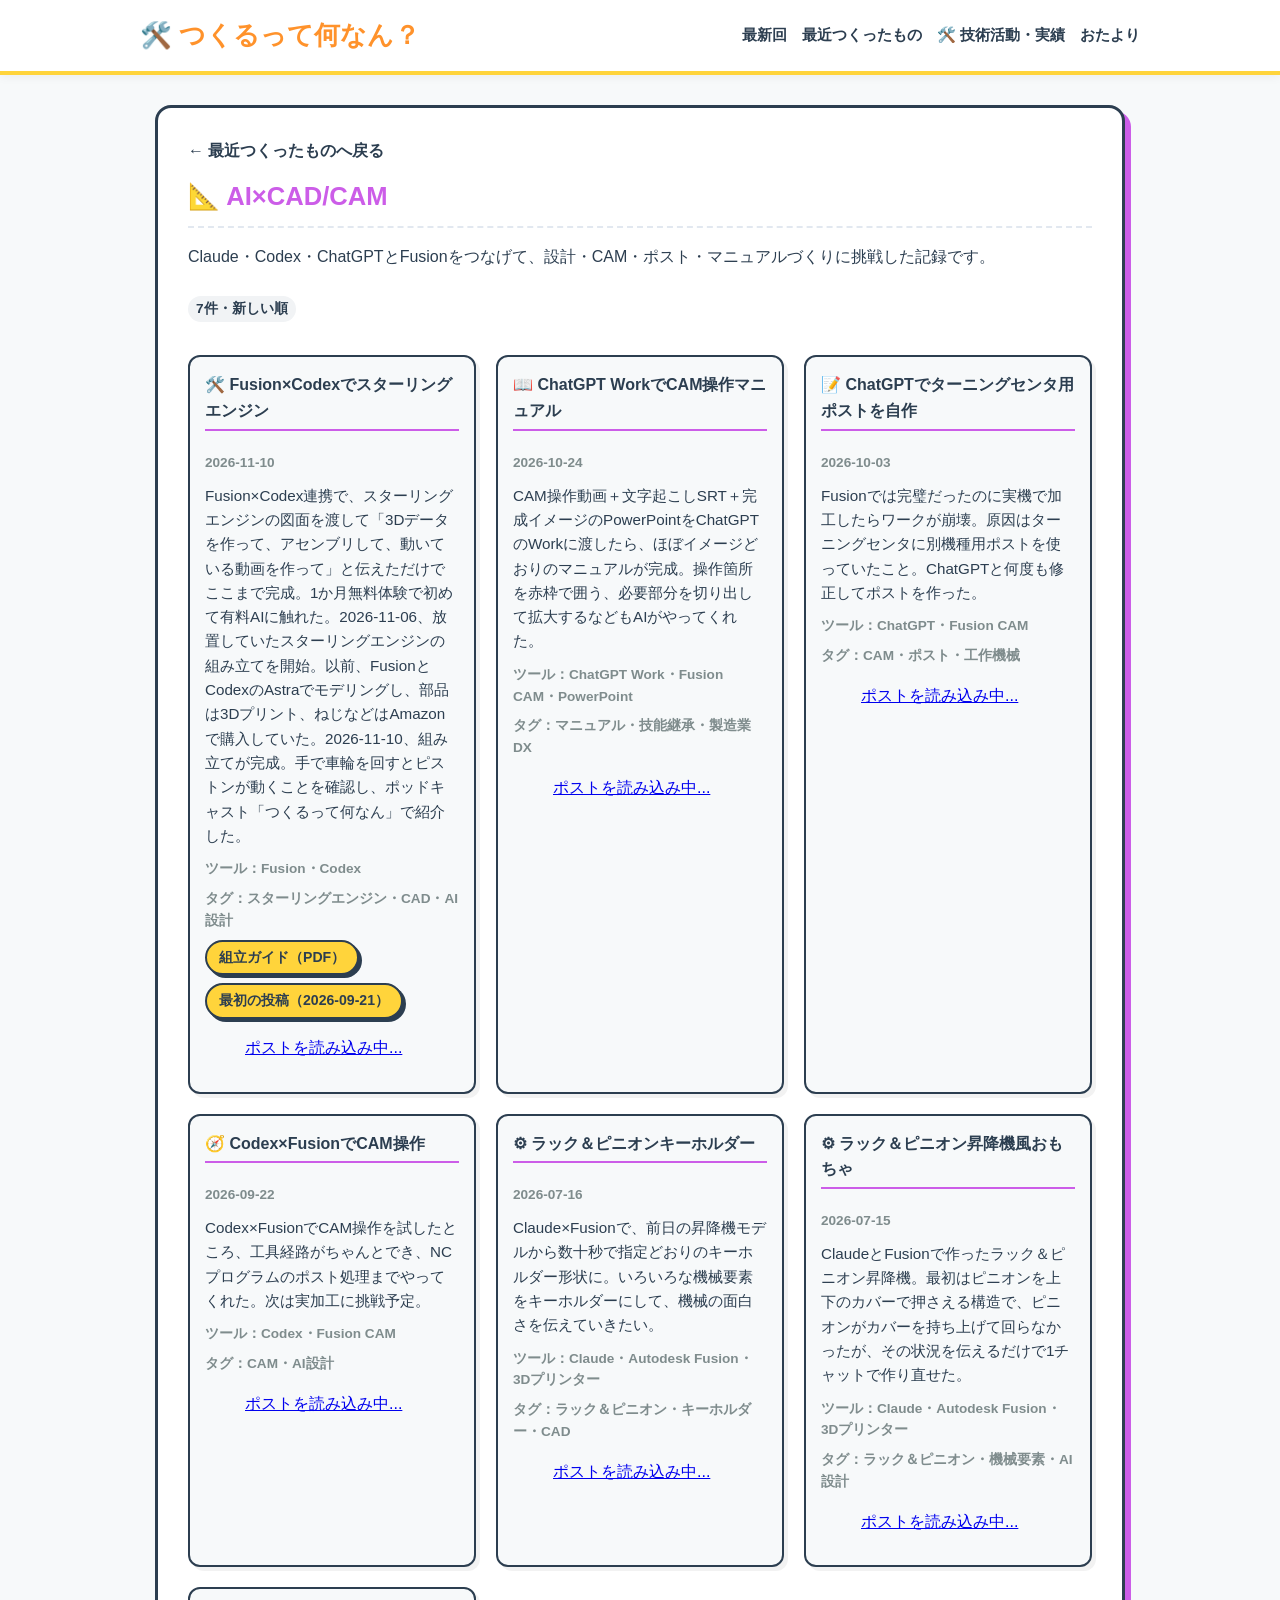
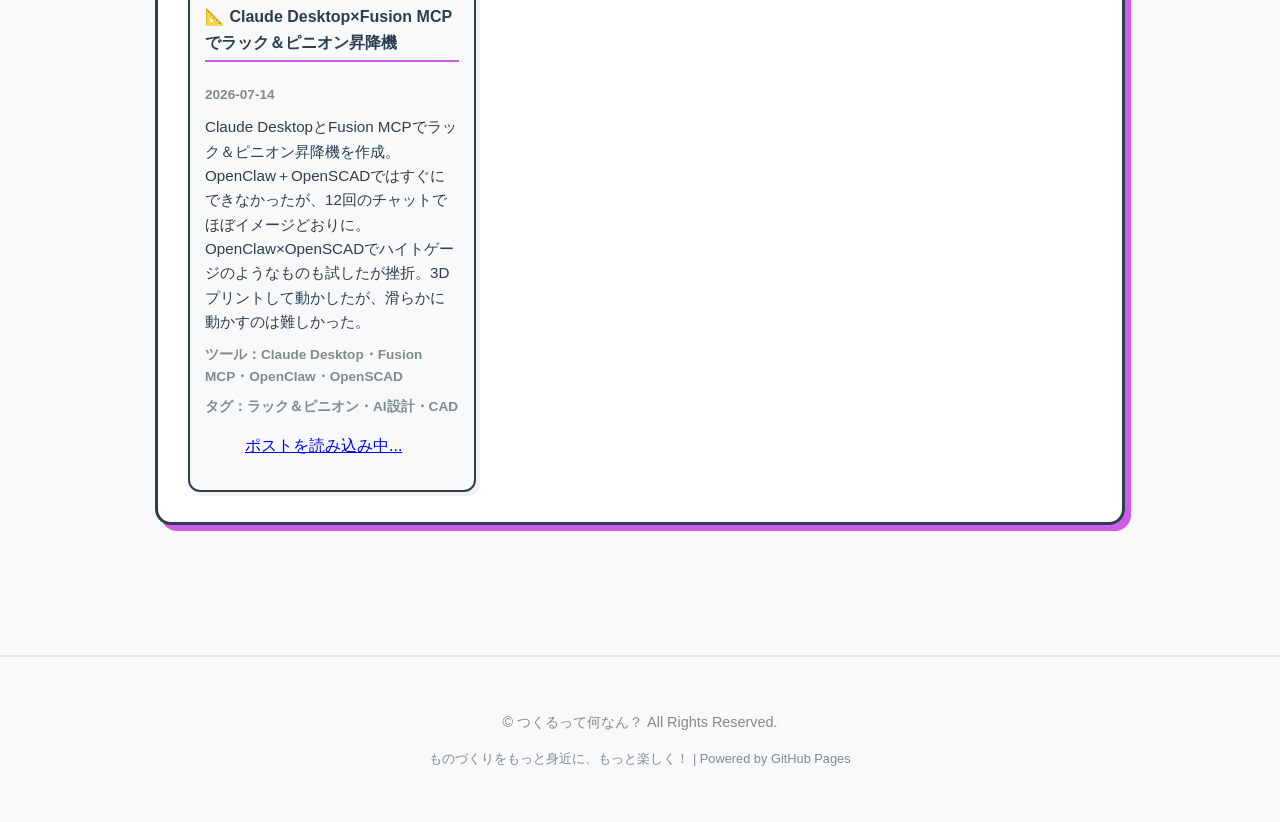
<file: lab/ai-cad.html>
<!DOCTYPE html>
<html lang="ja">
<head>
  <script async src="https://www.googletagmanager.com/gtag/js?id=G-MFQ9NH8VN7"></script>
  <script>
    window.dataLayer = window.dataLayer || [];
    function gtag(){dataLayer.push(arguments);}
    gtag('js', new Date());
    gtag('config', 'G-MFQ9NH8VN7');
  </script>
  <meta charset="UTF-8">
  <meta name="viewport" content="width=device-width, initial-scale=1.0">
  <meta name="description" content="Claude・Codex・ChatGPTとFusionをつなげて、設計・CAM・ポスト・マニュアルづくりに挑戦した記録です。">
  <title>AI×CAD/CAM | 最近つくったもの | つくるって何なん？</title>
  <link rel="stylesheet" href="../lab.css">
</head>
<body class="lab-page" data-lab-room="ai-cad">
  <header>
    <div class="header-container">
      <a href="../index.html" class="logo">🛠️ つくるって何なん？</a>
      <nav aria-label="サイト内ナビゲーション">
        <a href="../index.html#latest">最新回</a>
        <a href="../index.html#lab">最近つくったもの</a>
        <a href="../portfolio.html">🛠️ 技術活動・実績</a>
        <a href="../index.html#otayori">おたより</a>
      </nav>
    </div>
  </header>
  <div class="container">
    <section class="lab-room" style="--room-color: var(--accent-purple);" aria-labelledby="lab-room-title">
      <p class="lab-back"><a href="../index.html#lab">← 最近つくったものへ戻る</a></p>
      <h1 id="lab-room-title" class="room-header" style="color:var(--accent-purple);">📐 AI×CAD/CAM</h1>
      <p id="lab-room-lead">Claude・Codex・ChatGPTとFusionをつなげて、設計・CAM・ポスト・マニュアルづくりに挑戦した記録です。</p>
      <p id="lab-room-count" class="lab-room-count"></p>

      <div id="lab-grid" class="lab-grid" aria-live="polite">
        <p>読み込み中...</p>
      </div>
      <noscript><p>作品の表示にはJavaScriptが必要です。<a href="../index.html#lab">最近つくったものへ戻る</a></p></noscript>
    </section>
  </div>
  <footer>
    <p>© つくるって何なん？ All Rights Reserved.</p>
    <p style="font-size: 0.8rem;">ものづくりをもっと身近に、もっと楽しく！ | Powered by GitHub Pages</p>
  </footer>
  <script src="../lab.js"></script>
</body>
</html>
</file>
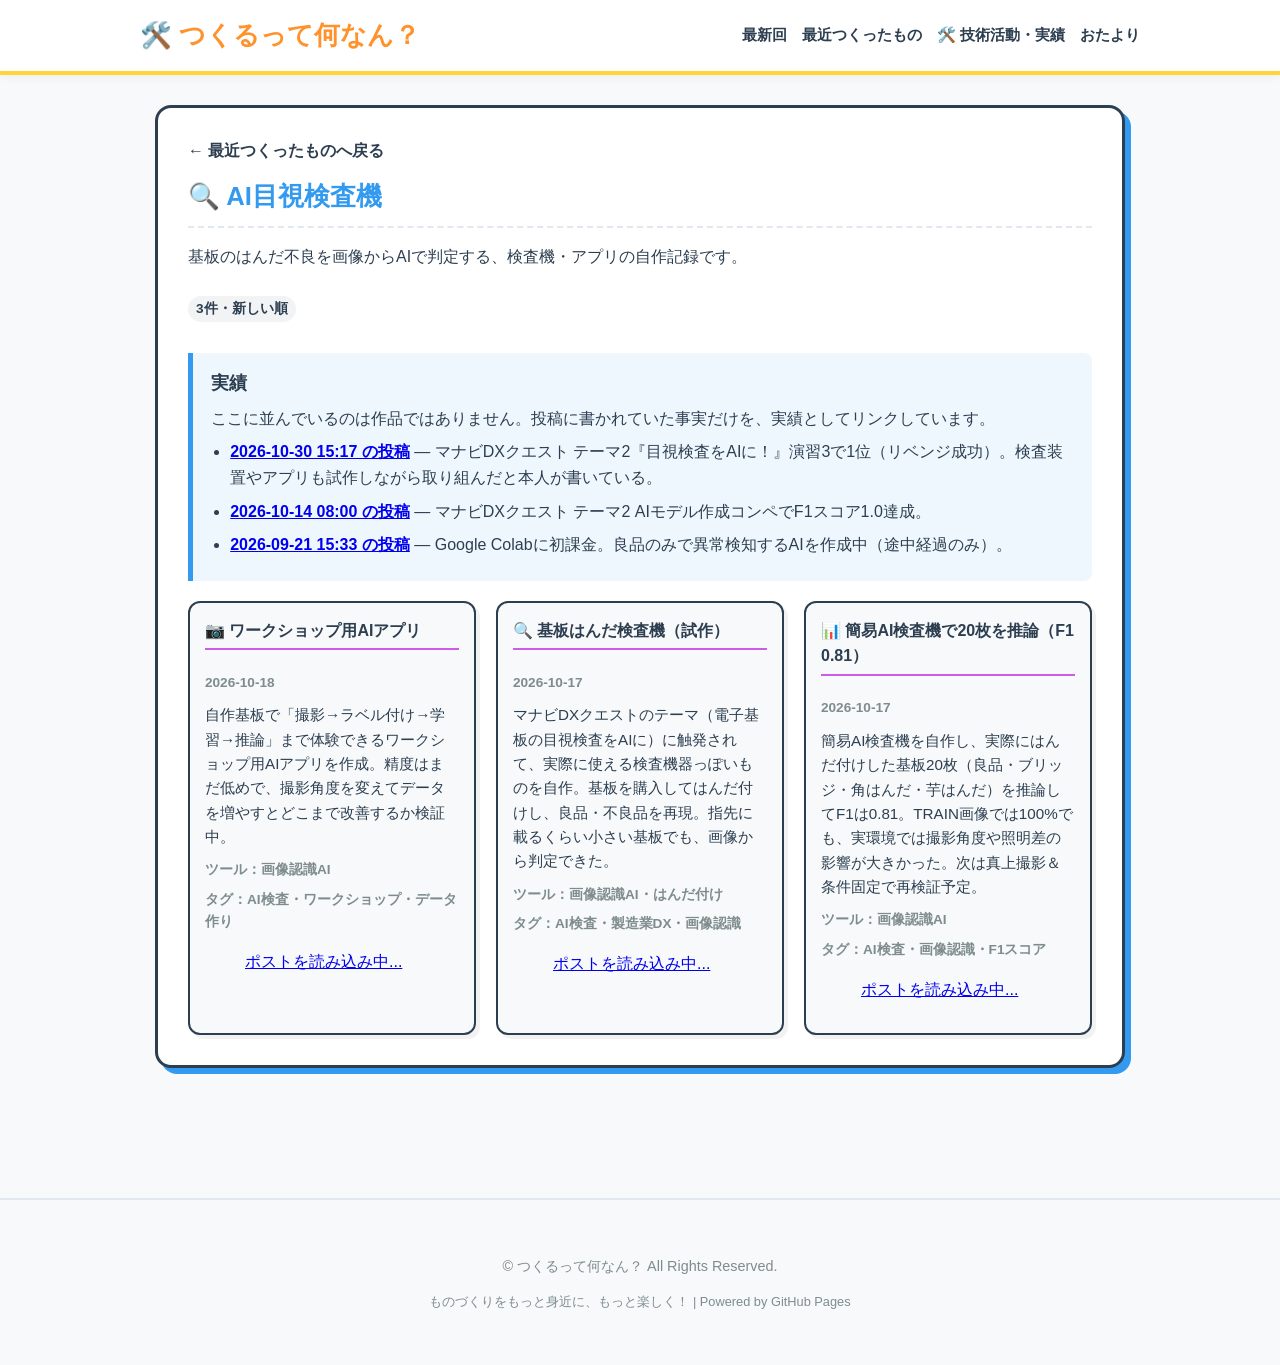
<file: lab/ai-inspection.html>
<!DOCTYPE html>
<html lang="ja">
<head>
  <script async src="https://www.googletagmanager.com/gtag/js?id=G-MFQ9NH8VN7"></script>
  <script>
    window.dataLayer = window.dataLayer || [];
    function gtag(){dataLayer.push(arguments);}
    gtag('js', new Date());
    gtag('config', 'G-MFQ9NH8VN7');
  </script>
  <meta charset="UTF-8">
  <meta name="viewport" content="width=device-width, initial-scale=1.0">
  <meta name="description" content="基板のはんだ不良を画像からAIで判定する、検査機・アプリの自作記録です。">
  <title>AI目視検査機 | 最近つくったもの | つくるって何なん？</title>
  <link rel="stylesheet" href="../lab.css">
</head>
<body class="lab-page" data-lab-room="ai-inspection">
  <header>
    <div class="header-container">
      <a href="../index.html" class="logo">🛠️ つくるって何なん？</a>
      <nav aria-label="サイト内ナビゲーション">
        <a href="../index.html#latest">最新回</a>
        <a href="../index.html#lab">最近つくったもの</a>
        <a href="../portfolio.html">🛠️ 技術活動・実績</a>
        <a href="../index.html#otayori">おたより</a>
      </nav>
    </div>
  </header>
  <div class="container">
    <section class="lab-room" style="--room-color: var(--accent-blue);" aria-labelledby="lab-room-title">
      <p class="lab-back"><a href="../index.html#lab">← 最近つくったものへ戻る</a></p>
      <h1 id="lab-room-title" class="room-header" style="color:var(--accent-blue);">🔍 AI目視検査機</h1>
      <p id="lab-room-lead">基板のはんだ不良を画像からAIで判定する、検査機・アプリの自作記録です。</p>
      <p id="lab-room-count" class="lab-room-count"></p>

      <section class="lab-achievements" aria-labelledby="lab-achievements-title">
        <h2 id="lab-achievements-title">実績</h2>
        <p>ここに並んでいるのは作品ではありません。投稿に書かれていた事実だけを、実績としてリンクしています。</p>
        <ul>
        <li><a href="https://x.com/syokuninradio/status/2116051774012559831" target="_blank" rel="noopener noreferrer">2026-10-30 15:17 の投稿</a> — マナビDXクエスト テーマ2『目視検査をAIに！』演習3で1位（リベンジ成功）。検査装置やアプリも試作しながら取り組んだと本人が書いている。</li>
        <li><a href="https://x.com/syokuninradio/status/2110143649556406615" target="_blank" rel="noopener noreferrer">2026-10-14 08:00 の投稿</a> — マナビDXクエスト テーマ2 AIモデル作成コンペでF1スコア1.0達成。</li>
        <li><a href="https://x.com/syokuninradio/status/2101922802886639800" target="_blank" rel="noopener noreferrer">2026-09-21 15:33 の投稿</a> — Google Colabに初課金。良品のみで異常検知するAIを作成中（途中経過のみ）。</li>
        </ul>
      </section>
      <div id="lab-grid" class="lab-grid" aria-live="polite">
        <p>読み込み中...</p>
      </div>
      <noscript><p>作品の表示にはJavaScriptが必要です。<a href="../index.html#lab">最近つくったものへ戻る</a></p></noscript>
    </section>
  </div>
  <footer>
    <p>© つくるって何なん？ All Rights Reserved.</p>
    <p style="font-size: 0.8rem;">ものづくりをもっと身近に、もっと楽しく！ | Powered by GitHub Pages</p>
  </footer>
  <script src="../lab.js"></script>
</body>
</html>
</file>
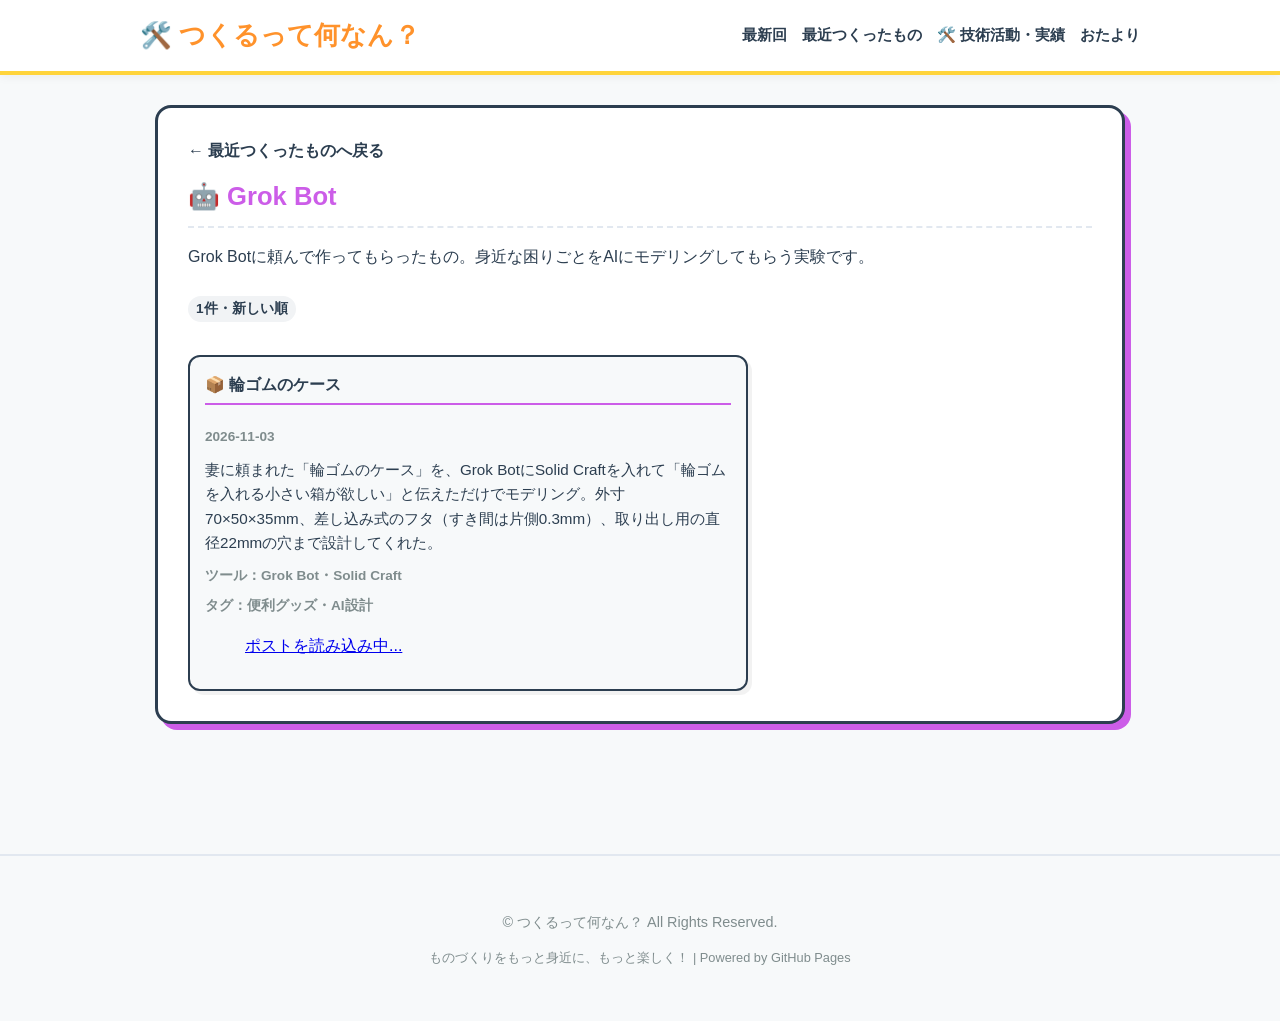
<file: lab/grokbot.html>
<!DOCTYPE html>
<html lang="ja">
<head>
  <script async src="https://www.googletagmanager.com/gtag/js?id=G-MFQ9NH8VN7"></script>
  <script>
    window.dataLayer = window.dataLayer || [];
    function gtag(){dataLayer.push(arguments);}
    gtag('js', new Date());
    gtag('config', 'G-MFQ9NH8VN7');
  </script>
  <meta charset="UTF-8">
  <meta name="viewport" content="width=device-width, initial-scale=1.0">
  <meta name="description" content="Grok Botに頼んで作ってもらったもの。身近な困りごとをAIにモデリングしてもらう実験です。">
  <title>Grok Bot | 最近つくったもの | つくるって何なん？</title>
  <link rel="stylesheet" href="../lab.css">
</head>
<body class="lab-page" data-lab-room="grokbot">
  <header>
    <div class="header-container">
      <a href="../index.html" class="logo">🛠️ つくるって何なん？</a>
      <nav aria-label="サイト内ナビゲーション">
        <a href="../index.html#latest">最新回</a>
        <a href="../index.html#lab">最近つくったもの</a>
        <a href="../portfolio.html">🛠️ 技術活動・実績</a>
        <a href="../index.html#otayori">おたより</a>
      </nav>
    </div>
  </header>
  <div class="container">
    <section class="lab-room" style="--room-color: var(--accent-purple);" aria-labelledby="lab-room-title">
      <p class="lab-back"><a href="../index.html#lab">← 最近つくったものへ戻る</a></p>
      <h1 id="lab-room-title" class="room-header" style="color:var(--accent-purple);">🤖 Grok Bot</h1>
      <p id="lab-room-lead">Grok Botに頼んで作ってもらったもの。身近な困りごとをAIにモデリングしてもらう実験です。</p>
      <p id="lab-room-count" class="lab-room-count"></p>

      <div id="lab-grid" class="lab-grid" aria-live="polite">
        <p>読み込み中...</p>
      </div>
      <noscript><p>作品の表示にはJavaScriptが必要です。<a href="../index.html#lab">最近つくったものへ戻る</a></p></noscript>
    </section>
  </div>
  <footer>
    <p>© つくるって何なん？ All Rights Reserved.</p>
    <p style="font-size: 0.8rem;">ものづくりをもっと身近に、もっと楽しく！ | Powered by GitHub Pages</p>
  </footer>
  <script src="../lab.js"></script>
</body>
</html>
</file>
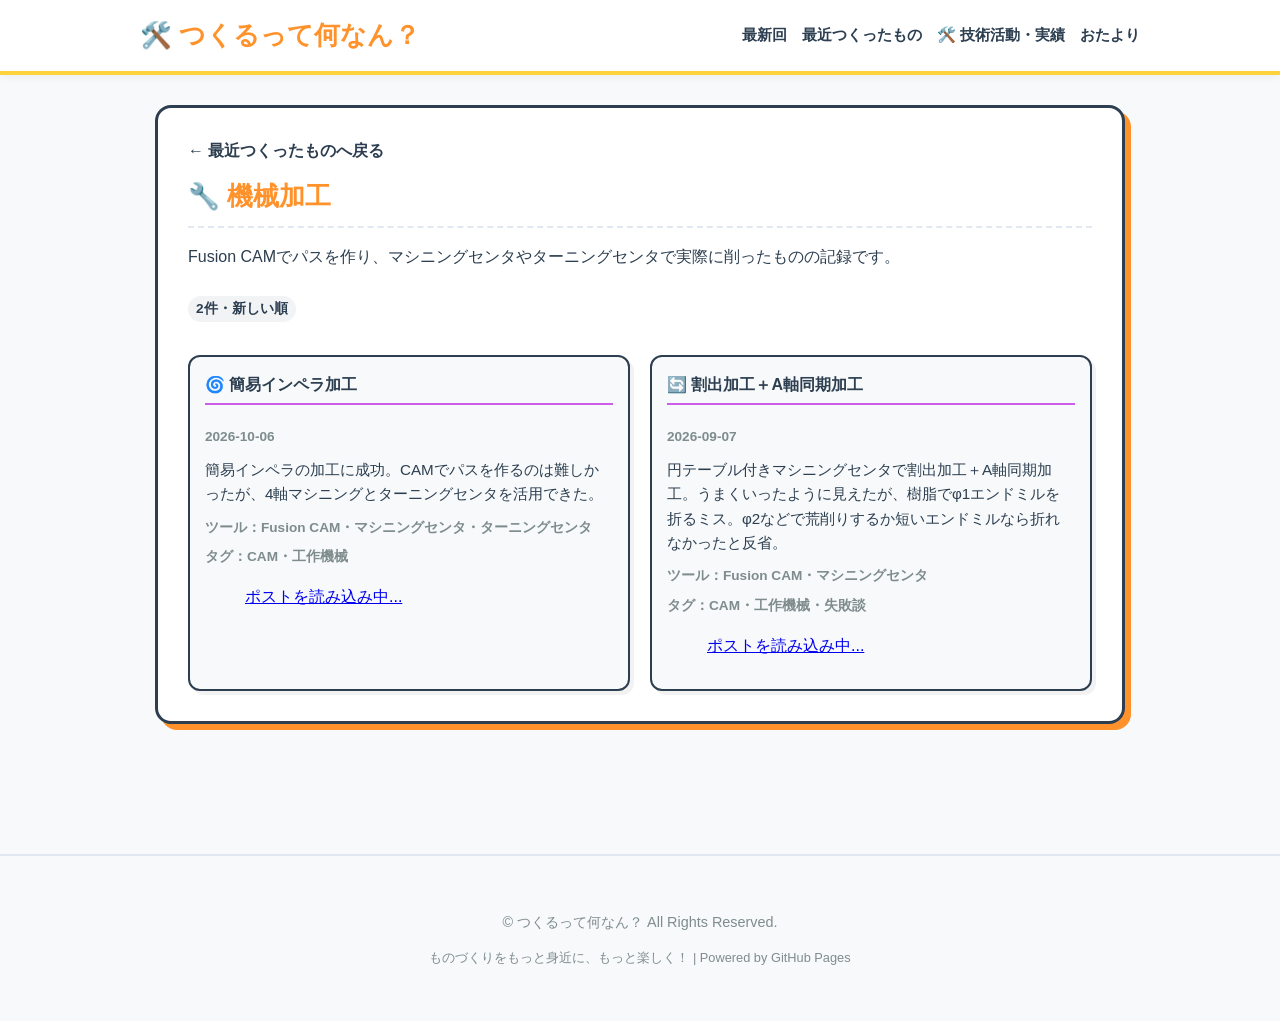
<file: lab/machining.html>
<!DOCTYPE html>
<html lang="ja">
<head>
  <script async src="https://www.googletagmanager.com/gtag/js?id=G-MFQ9NH8VN7"></script>
  <script>
    window.dataLayer = window.dataLayer || [];
    function gtag(){dataLayer.push(arguments);}
    gtag('js', new Date());
    gtag('config', 'G-MFQ9NH8VN7');
  </script>
  <meta charset="UTF-8">
  <meta name="viewport" content="width=device-width, initial-scale=1.0">
  <meta name="description" content="Fusion CAMでパスを作り、マシニングセンタやターニングセンタで実際に削ったものの記録です。">
  <title>機械加工 | 最近つくったもの | つくるって何なん？</title>
  <link rel="stylesheet" href="../lab.css">
</head>
<body class="lab-page" data-lab-room="machining">
  <header>
    <div class="header-container">
      <a href="../index.html" class="logo">🛠️ つくるって何なん？</a>
      <nav aria-label="サイト内ナビゲーション">
        <a href="../index.html#latest">最新回</a>
        <a href="../index.html#lab">最近つくったもの</a>
        <a href="../portfolio.html">🛠️ 技術活動・実績</a>
        <a href="../index.html#otayori">おたより</a>
      </nav>
    </div>
  </header>
  <div class="container">
    <section class="lab-room" style="--room-color: var(--accent-orange);" aria-labelledby="lab-room-title">
      <p class="lab-back"><a href="../index.html#lab">← 最近つくったものへ戻る</a></p>
      <h1 id="lab-room-title" class="room-header" style="color:var(--accent-orange);">🔧 機械加工</h1>
      <p id="lab-room-lead">Fusion CAMでパスを作り、マシニングセンタやターニングセンタで実際に削ったものの記録です。</p>
      <p id="lab-room-count" class="lab-room-count"></p>

      <div id="lab-grid" class="lab-grid" aria-live="polite">
        <p>読み込み中...</p>
      </div>
      <noscript><p>作品の表示にはJavaScriptが必要です。<a href="../index.html#lab">最近つくったものへ戻る</a></p></noscript>
    </section>
  </div>
  <footer>
    <p>© つくるって何なん？ All Rights Reserved.</p>
    <p style="font-size: 0.8rem;">ものづくりをもっと身近に、もっと楽しく！ | Powered by GitHub Pages</p>
  </footer>
  <script src="../lab.js"></script>
</body>
</html>
</file>
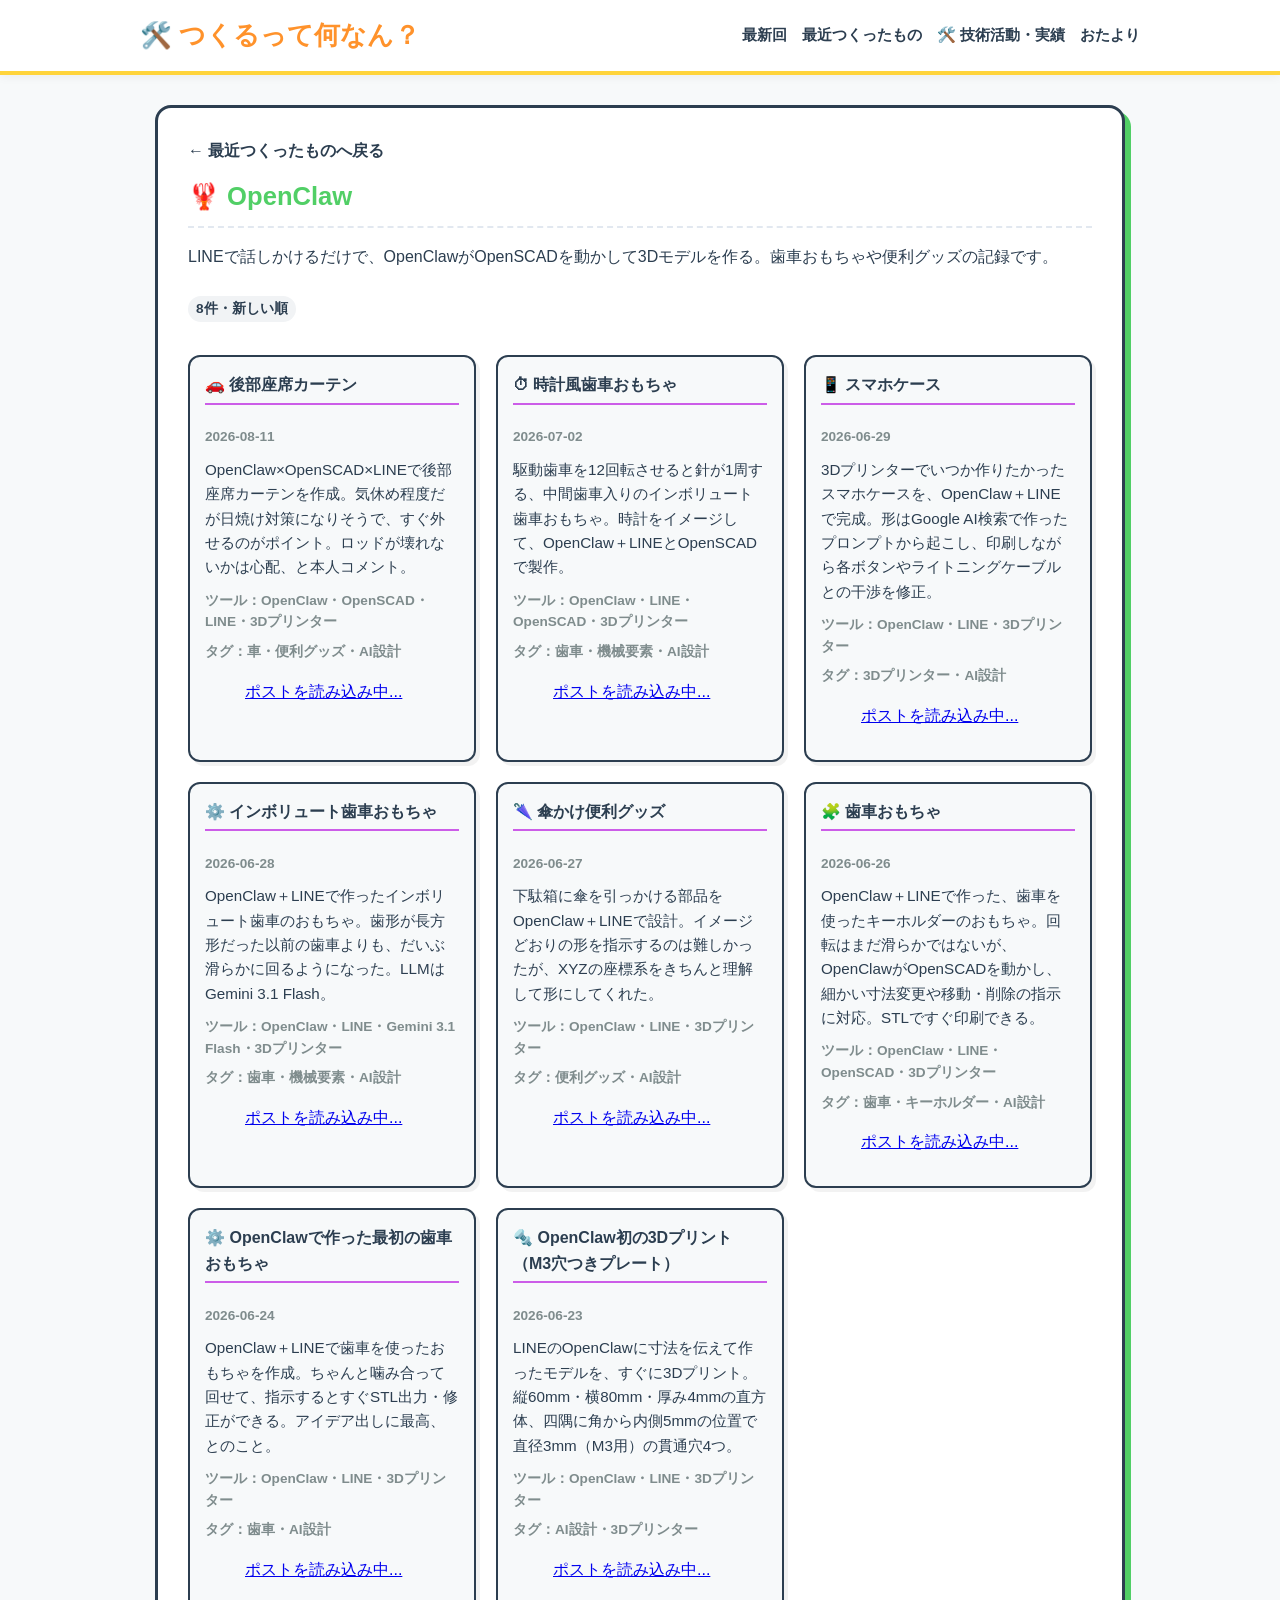
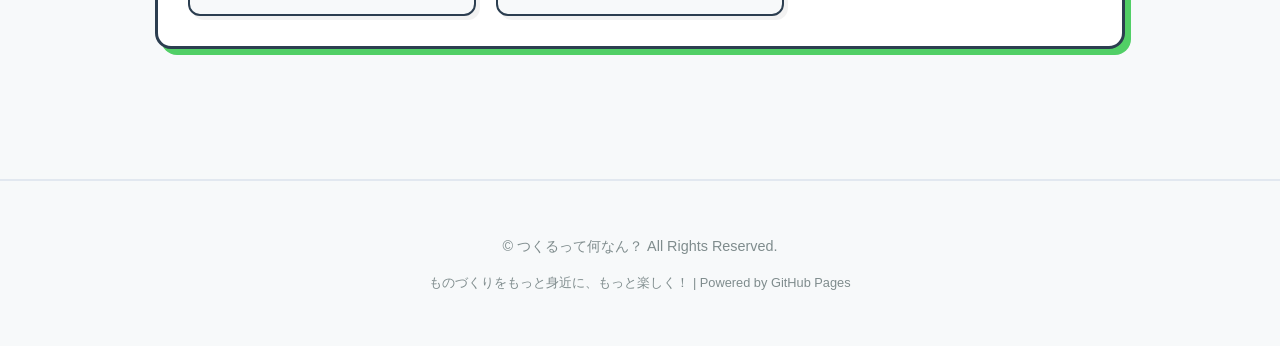
<file: lab/openclaw.html>
<!DOCTYPE html>
<html lang="ja">
<head>
  <script async src="https://www.googletagmanager.com/gtag/js?id=G-MFQ9NH8VN7"></script>
  <script>
    window.dataLayer = window.dataLayer || [];
    function gtag(){dataLayer.push(arguments);}
    gtag('js', new Date());
    gtag('config', 'G-MFQ9NH8VN7');
  </script>
  <meta charset="UTF-8">
  <meta name="viewport" content="width=device-width, initial-scale=1.0">
  <meta name="description" content="LINEで話しかけるだけで、OpenClawがOpenSCADを動かして3Dモデルを作る。歯車おもちゃや便利グッズの記録です。">
  <title>OpenClaw | 最近つくったもの | つくるって何なん？</title>
  <link rel="stylesheet" href="../lab.css">
</head>
<body class="lab-page" data-lab-room="openclaw">
  <header>
    <div class="header-container">
      <a href="../index.html" class="logo">🛠️ つくるって何なん？</a>
      <nav aria-label="サイト内ナビゲーション">
        <a href="../index.html#latest">最新回</a>
        <a href="../index.html#lab">最近つくったもの</a>
        <a href="../portfolio.html">🛠️ 技術活動・実績</a>
        <a href="../index.html#otayori">おたより</a>
      </nav>
    </div>
  </header>
  <div class="container">
    <section class="lab-room" style="--room-color: var(--accent-green);" aria-labelledby="lab-room-title">
      <p class="lab-back"><a href="../index.html#lab">← 最近つくったものへ戻る</a></p>
      <h1 id="lab-room-title" class="room-header" style="color:var(--accent-green);">🦞 OpenClaw</h1>
      <p id="lab-room-lead">LINEで話しかけるだけで、OpenClawがOpenSCADを動かして3Dモデルを作る。歯車おもちゃや便利グッズの記録です。</p>
      <p id="lab-room-count" class="lab-room-count"></p>

      <div id="lab-grid" class="lab-grid" aria-live="polite">
        <p>読み込み中...</p>
      </div>
      <noscript><p>作品の表示にはJavaScriptが必要です。<a href="../index.html#lab">最近つくったものへ戻る</a></p></noscript>
    </section>
  </div>
  <footer>
    <p>© つくるって何なん？ All Rights Reserved.</p>
    <p style="font-size: 0.8rem;">ものづくりをもっと身近に、もっと楽しく！ | Powered by GitHub Pages</p>
  </footer>
  <script src="../lab.js"></script>
</body>
</html>
</file>
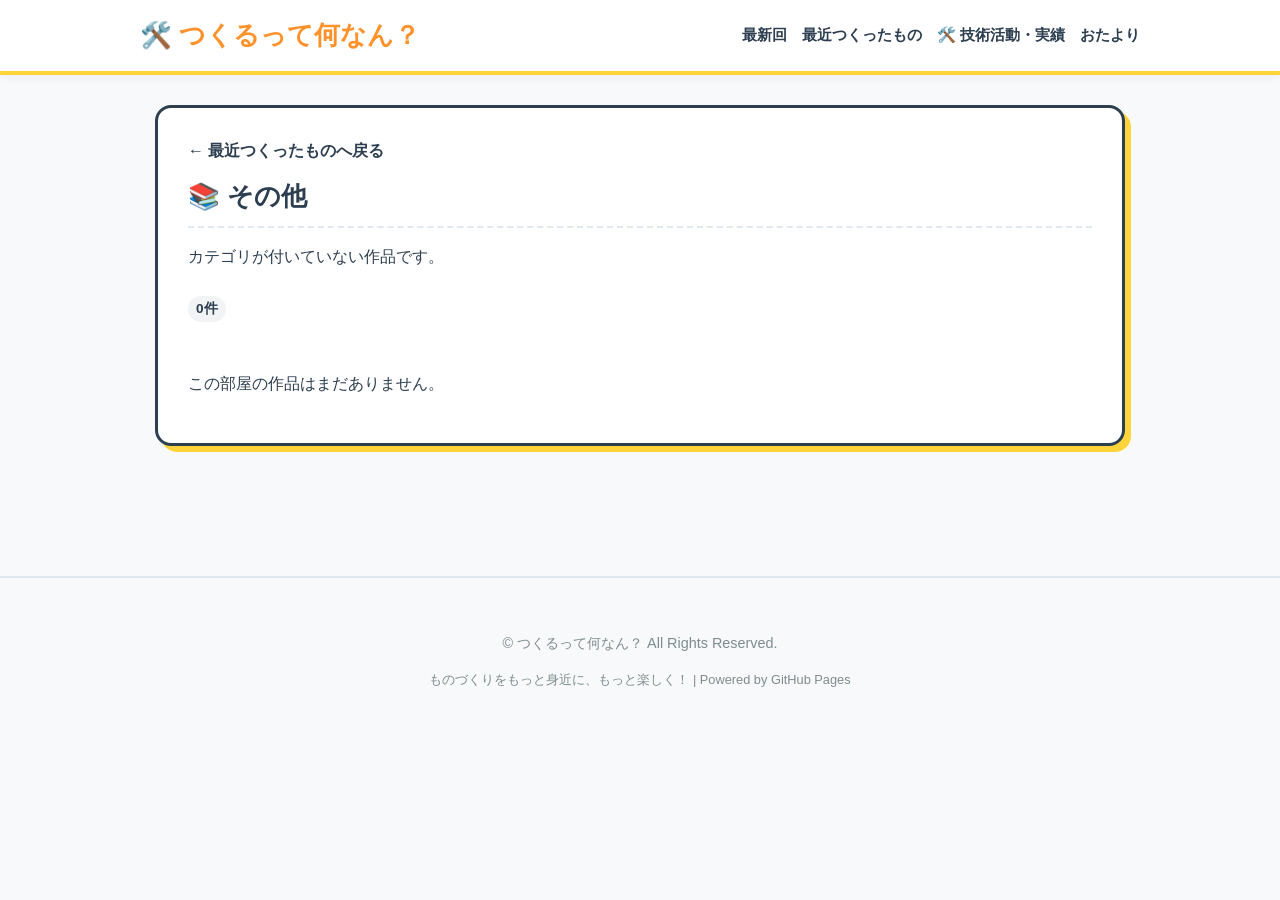
<file: lab/other.html>
<!DOCTYPE html>
<html lang="ja">
<head>
  <script async src="https://www.googletagmanager.com/gtag/js?id=G-MFQ9NH8VN7"></script>
  <script>
    window.dataLayer = window.dataLayer || [];
    function gtag(){dataLayer.push(arguments);}
    gtag('js', new Date());
    gtag('config', 'G-MFQ9NH8VN7');
  </script>
  <meta charset="UTF-8">
  <meta name="viewport" content="width=device-width, initial-scale=1.0">
  <meta name="description" content="カテゴリが付いていない作品です。">
  <title>その他 | 最近つくったもの | つくるって何なん？</title>
  <link rel="stylesheet" href="../lab.css">
</head>
<body class="lab-page" data-lab-room="other">
  <header>
    <div class="header-container">
      <a href="../index.html" class="logo">🛠️ つくるって何なん？</a>
      <nav aria-label="サイト内ナビゲーション">
        <a href="../index.html#latest">最新回</a>
        <a href="../index.html#lab">最近つくったもの</a>
        <a href="../portfolio.html">🛠️ 技術活動・実績</a>
        <a href="../index.html#otayori">おたより</a>
      </nav>
    </div>
  </header>
  <div class="container">
    <section class="lab-room" style="--room-color: var(--accent-yellow);" aria-labelledby="lab-room-title">
      <p class="lab-back"><a href="../index.html#lab">← 最近つくったものへ戻る</a></p>
      <h1 id="lab-room-title" class="room-header" style="color:var(--text-main);">📚 その他</h1>
      <p id="lab-room-lead">カテゴリが付いていない作品です。</p>
      <p id="lab-room-count" class="lab-room-count"></p>

      <div id="lab-grid" class="lab-grid" aria-live="polite">
        <p>読み込み中...</p>
      </div>
      <noscript><p>作品の表示にはJavaScriptが必要です。<a href="../index.html#lab">最近つくったものへ戻る</a></p></noscript>
    </section>
  </div>
  <footer>
    <p>© つくるって何なん？ All Rights Reserved.</p>
    <p style="font-size: 0.8rem;">ものづくりをもっと身近に、もっと楽しく！ | Powered by GitHub Pages</p>
  </footer>
  <script src="../lab.js"></script>
</body>
</html>
</file>
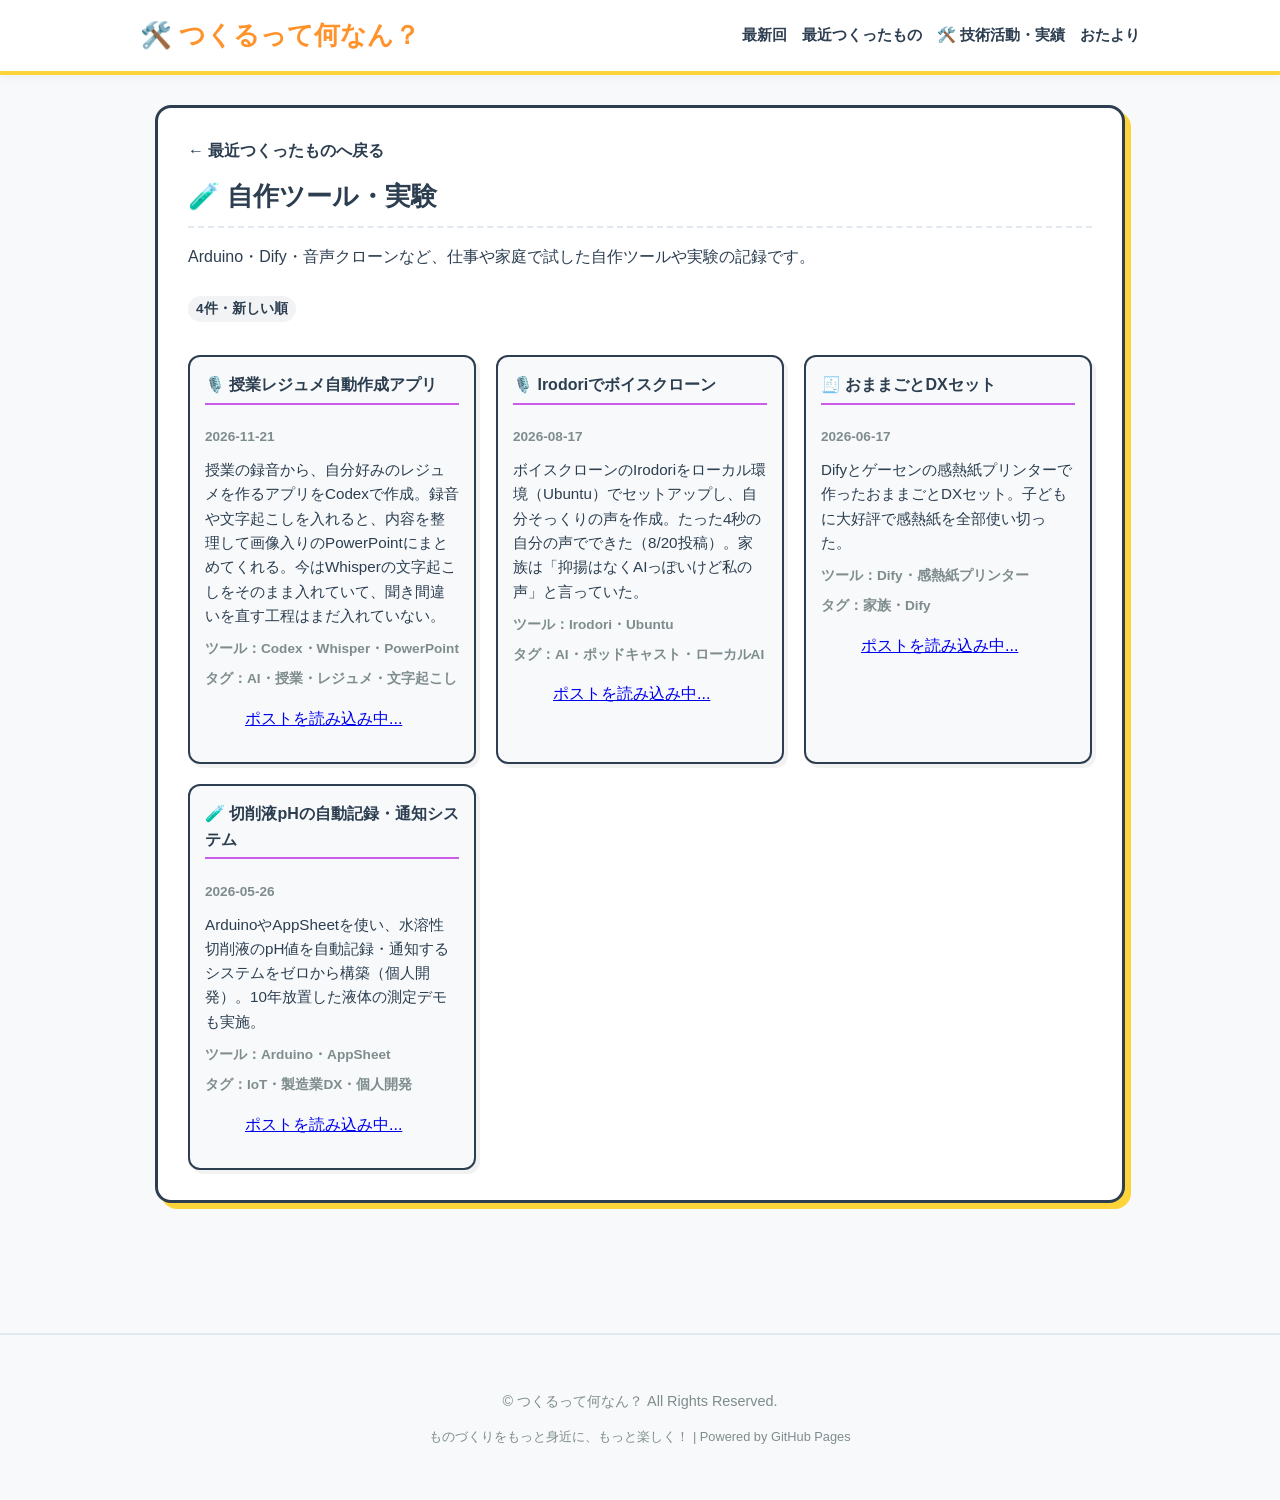
<file: lab/tools.html>
<!DOCTYPE html>
<html lang="ja">
<head>
  <script async src="https://www.googletagmanager.com/gtag/js?id=G-MFQ9NH8VN7"></script>
  <script>
    window.dataLayer = window.dataLayer || [];
    function gtag(){dataLayer.push(arguments);}
    gtag('js', new Date());
    gtag('config', 'G-MFQ9NH8VN7');
  </script>
  <meta charset="UTF-8">
  <meta name="viewport" content="width=device-width, initial-scale=1.0">
  <meta name="description" content="Arduino・Dify・音声クローンなど、仕事や家庭で試した自作ツールや実験の記録です。">
  <title>自作ツール・実験 | 最近つくったもの | つくるって何なん？</title>
  <link rel="stylesheet" href="../lab.css">
</head>
<body class="lab-page" data-lab-room="tools">
  <header>
    <div class="header-container">
      <a href="../index.html" class="logo">🛠️ つくるって何なん？</a>
      <nav aria-label="サイト内ナビゲーション">
        <a href="../index.html#latest">最新回</a>
        <a href="../index.html#lab">最近つくったもの</a>
        <a href="../portfolio.html">🛠️ 技術活動・実績</a>
        <a href="../index.html#otayori">おたより</a>
      </nav>
    </div>
  </header>
  <div class="container">
    <section class="lab-room" style="--room-color: var(--accent-yellow);" aria-labelledby="lab-room-title">
      <p class="lab-back"><a href="../index.html#lab">← 最近つくったものへ戻る</a></p>
      <h1 id="lab-room-title" class="room-header" style="color:var(--text-main);">🧪 自作ツール・実験</h1>
      <p id="lab-room-lead">Arduino・Dify・音声クローンなど、仕事や家庭で試した自作ツールや実験の記録です。</p>
      <p id="lab-room-count" class="lab-room-count"></p>

      <div id="lab-grid" class="lab-grid" aria-live="polite">
        <p>読み込み中...</p>
      </div>
      <noscript><p>作品の表示にはJavaScriptが必要です。<a href="../index.html#lab">最近つくったものへ戻る</a></p></noscript>
    </section>
  </div>
  <footer>
    <p>© つくるって何なん？ All Rights Reserved.</p>
    <p style="font-size: 0.8rem;">ものづくりをもっと身近に、もっと楽しく！ | Powered by GitHub Pages</p>
  </footer>
  <script src="../lab.js"></script>
</body>
</html>
</file>
<file: lab.css>
/* ラボの部屋入口と各部屋ページ。色はサイト既存のCSS変数だけを使う。 */

#lab {
  scroll-margin-top: 96px;
}

.lab-status:empty {
  display: none;
}

.lab-status {
  color: var(--text-sub);
  font-weight: 700;
  margin: 0 0 12px;
}

.lab-entrance-grid.room-switch-grid {
  grid-template-columns: repeat(auto-fit, minmax(240px, 1fr));
}

a.room-switch-btn.lab-room-link {
  display: flex;
  flex-direction: column;
  align-items: flex-start;
  box-sizing: border-box;
  text-decoration: none;
  min-height: 100%;
}

.lab-room-count:empty {
  display: none;
}

.lab-room-count {
  display: inline-block;
  margin-top: 10px;
  padding: 2px 8px;
  border-radius: 999px;
  background: #F1F3F5;
  color: var(--text-main);
  font-size: 0.85rem;
  font-weight: 900;
}

.lab-room-latest {
  display: block;
  margin-top: 6px;
  color: var(--text-main);
  font-size: 0.88rem;
  font-weight: 800;
  line-height: 1.5;
}

.lab-card-date,
.lab-card-tools,
.lab-card-tags,
.lab-card-missing {
  margin: 0 0 8px;
  color: var(--text-sub);
  font-size: 0.85rem;
  font-weight: 700;
}

.lab-card-desc {
  margin: 10px 0;
  font-size: 0.95rem;
}

.lab-card-doc-row {
  display: flex;
  flex-wrap: wrap;
  gap: 8px;
  margin: 0 0 8px;
}

a.lab-card-doc {
  display: inline-block;
  max-width: 100%;
  min-width: 0;
  box-sizing: border-box;
  padding: 6px 12px;
  background: var(--accent-yellow);
  border: 2px solid var(--text-main);
  border-radius: 999px;
  color: var(--text-main);
  font-size: 0.88rem;
  font-weight: 800;
  line-height: 1.4;
  text-decoration: none;
  box-shadow: 3px 3px 0 var(--text-main);
}

a.lab-card-doc:hover {
  background: var(--bg-white);
  color: var(--text-main);
}

@media (max-width: 768px) {
  .lab-entrance-grid.room-switch-grid {
    grid-template-columns: 1fr;
  }
}

body.lab-page {
  --bg-light: #F7F9FA;
  --bg-white: #FFFFFF;
  --text-main: #2C3E50;
  --text-sub: #7F8C8D;
  --accent-yellow: #FFD43B;
  --accent-orange: #FF922B;
  --accent-blue: #339AF0;
  --accent-green: #51CF66;
  --accent-purple: #CC5DE8;
  background-color: var(--bg-light);
  color: var(--text-main);
  font-family: 'Helvetica Neue', Arial, 'Noto Sans JP', sans-serif;
  margin: 0;
  line-height: 1.6;
}

body.lab-page a:focus-visible,
body.lab-page button:focus-visible {
  outline: 3px solid var(--accent-blue);
  outline-offset: 3px;
}

body.lab-page header {
  background-color: var(--bg-white);
  border-bottom: 4px solid var(--accent-yellow);
  padding: 15px 20px;
  position: sticky;
  top: 0;
  z-index: 100;
  box-shadow: 0 2px 10px rgba(0, 0, 0, 0.05);
}

body.lab-page .header-container {
  max-width: 1000px;
  margin: 0 auto;
  display: flex;
  justify-content: space-between;
  align-items: center;
  flex-wrap: wrap;
  gap: 10px;
}

body.lab-page .logo {
  font-size: 1.6rem;
  font-weight: 900;
  color: var(--accent-orange);
  text-decoration: none;
  display: flex;
  align-items: center;
  gap: 8px;
}

body.lab-page nav {
  display: flex;
  flex-wrap: wrap;
  gap: 15px;
  align-items: center;
}

body.lab-page nav a {
  color: var(--text-main);
  text-decoration: none;
  font-size: 0.95rem;
  font-weight: bold;
}

body.lab-page nav a:hover,
body.lab-page .lab-back a:hover {
  color: var(--accent-blue);
}

body.lab-page .container {
  max-width: 1000px;
  margin: 0 auto;
  padding: 30px 15px;
  box-sizing: border-box;
}

body.lab-page .lab-room {
  background-color: var(--bg-white);
  border: 3px solid var(--text-main);
  border-radius: 16px;
  padding: 30px;
  margin-bottom: 40px;
  box-shadow: 6px 6px 0 var(--room-color, var(--accent-purple));
}

body.lab-page .lab-back {
  margin: 0 0 12px;
}

body.lab-page .lab-back a {
  color: var(--text-main);
  font-weight: 900;
  text-decoration: none;
}

body.lab-page .room-header {
  display: flex;
  align-items: center;
  gap: 10px;
  margin: 0 0 12px;
  font-size: 1.6rem;
  font-weight: 900;
  border-bottom: 2px dashed #E2E8F0;
  padding-bottom: 10px;
}

body.lab-page .lab-grid {
  display: grid;
  grid-template-columns: repeat(auto-fit, minmax(280px, 1fr));
  gap: 20px;
  margin-top: 20px;
  justify-content: start;
}

body.lab-page .lab-card {
  box-sizing: border-box;
  width: 100%;
  max-width: min(100%, 560px);
  min-width: 0;
  background-color: var(--bg-light);
  border: 2px solid var(--text-main);
  border-radius: 12px;
  padding: 15px;
  box-shadow: 4px 4px 0 rgba(0, 0, 0, 0.05);
}

body.lab-page .lab-card h4 {
  margin-top: 0;
  color: var(--text-main);
  border-bottom: 2px solid var(--accent-purple);
  padding-bottom: 5px;
}

body.lab-page .lab-achievements {
  margin: 18px 0 8px;
  padding: 15px 18px;
  background: rgba(51, 154, 240, 0.08);
  border-left: 5px solid var(--accent-blue);
  border-radius: 0 8px 8px 0;
}

body.lab-page .lab-achievements h2 {
  margin: 0 0 8px;
  font-size: 1.15rem;
}

body.lab-page .lab-achievements p,
body.lab-page .lab-achievements li {
  margin: 0 0 8px;
}

body.lab-page .lab-achievements ul {
  margin: 0;
  padding-left: 1.2em;
}

body.lab-page .lab-achievements a {
  font-weight: 800;
}

body.lab-page footer {
  text-align: center;
  padding: 40px 20px;
  color: var(--text-sub);
  font-size: 0.9rem;
  border-top: 2px solid #E2E8F0;
  margin-top: 60px;
}

@media (max-width: 768px) {
  body.lab-page header {
    padding: 15px 10px;
  }

  body.lab-page .header-container {
    flex-direction: column;
    align-items: center;
    text-align: center;
  }

  body.lab-page nav {
    justify-content: center;
  }

  body.lab-page .lab-room {
    padding: 20px 15px;
  }

  body.lab-page .room-header {
    font-size: 1.3rem;
  }
}
</file>
